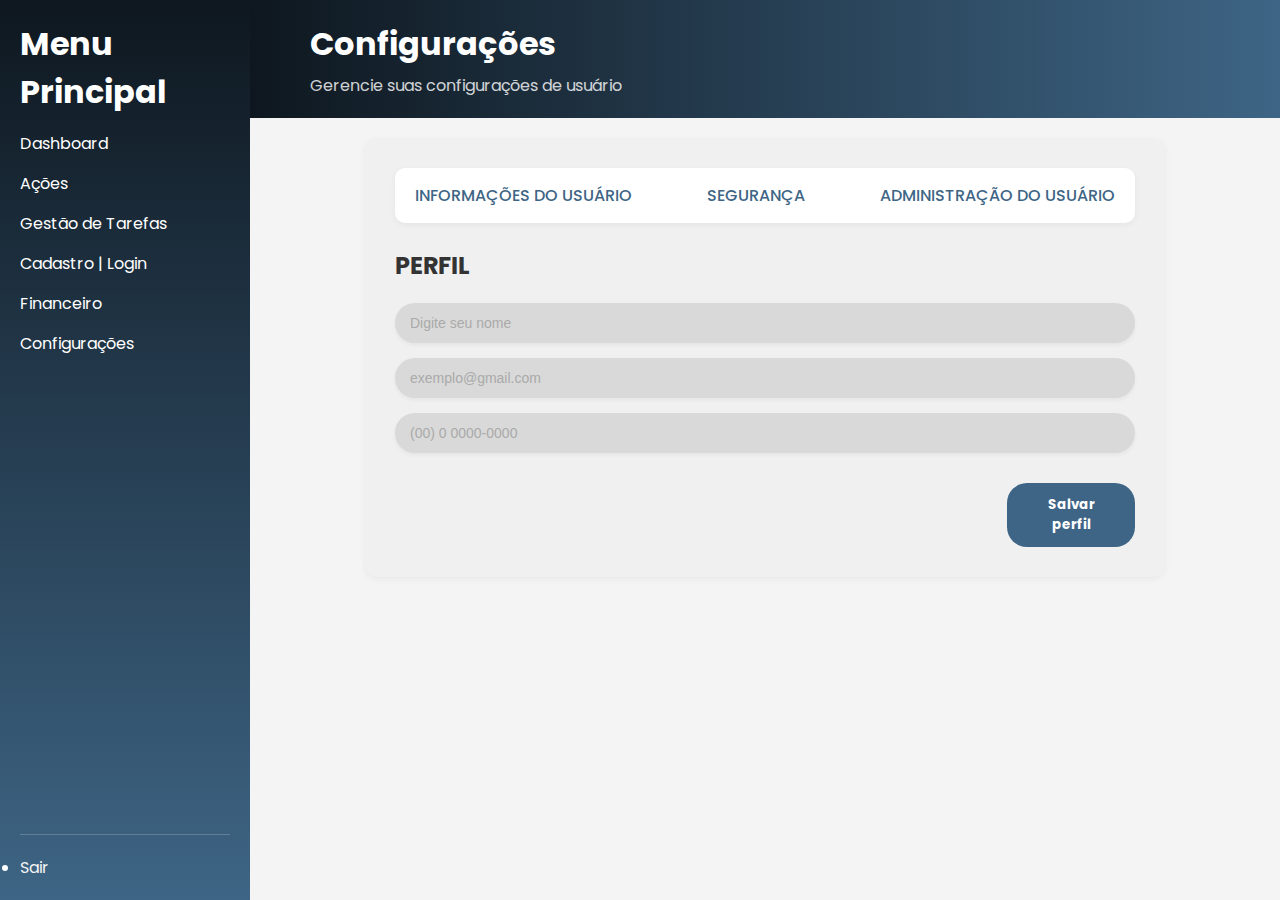
<file: Configurações>Info de Usuário.html>
<!DOCTYPE html>
<html lang="pt-BR">

<head>
    <link href="https://fonts.googleapis.com/css2?family=Poppins:wght@300;400;500;600;700&display=swap"
        rel="stylesheet" />
    <meta charset="UTF-8" />
    <meta name="viewport" content="width=device-width, initial-scale=1.0" />
    <title>Informações do Usuário</title>
    <style>
        * {
            margin: 0;
            padding: 0;
            box-sizing: border-box;
        }

        body {
            font-family: 'Poppins', sans-serif;
            display: flex;
            min-height: 100vh;
            background-color: #f4f4f4;
        }

        nav {
            width: 250px;
            background: linear-gradient(to bottom, #0E171F, #3E6585);
            color: white;
            display: flex;
            flex-direction: column;
            justify-content: space-between;
            padding: 20px;
            flex-shrink: 0;
        }

        nav ul {
            list-style: none;
        }

        nav ul li {
            margin: 15px 0;
            cursor: pointer;
        }

        nav ul li:hover {
            text-decoration: underline;
        }

        nav .bottom {
            margin-top: auto;
            padding-top: 20px;
            border-top: 1px solid rgba(255, 255, 255, 0.2);
        }

        nav .bottom li a {
            color: #f4f4f4;
            display: inline-block;
            transition: 0.4s;
            text-decoration: none;
        }

        nav .bottom li a:hover {
            transform: scale(1.5);
            text-decoration: underline;
        }

        .content-wrapper {
            flex: 1;
            display: flex;
            flex-direction: column;
            min-height: 100vh;
        }

        header {
            background: linear-gradient(to right, #0E171F, #3E6585);
            color: white;
            display: flex;
            flex-direction: column;
            align-items: flex-start;
            padding: 20px 60px;
            width: 100%;
            background: linear-gradient(to right, #0E171F, #3E6585);
            color: white;
            box-sizing: border-box;
        }

        .header-content h1,
        .header-content p {
            align-self: flex-end;
            margin-left: auto;
        }

        .header-content h1 {
            font-size: 2rem;
            margin-bottom: 5px;
            margin-left: auto;
        }

        .header-content p {
            font-size: 1rem;
            opacity: 0.8;
            margin-left: auto;
        }

        main {
            flex: 1;
            padding: 20px;
            display: flex;
            justify-content: center;
            align-items: flex-start;
            background-color: transparent;
        }

        .container {
            background-color: #f0f0f0;
            border-radius: 12px;
            box-shadow: 0 2px 6px rgba(0, 0, 0, 0.05);
            padding: 30px;
            width: 100%;
            max-width: 800px;
            display: flex;
            flex-direction: column;
            box-sizing: border-box;

        }

        .topicos {
            background-color: white;
            border-radius: 10px;
            padding: 15px 20px;
            margin-bottom: 25px;
            display: flex;
            justify-content: space-between;
            font-weight: 500;
            color: #3E6585;
            box-shadow: 0 2px 6px rgba(0, 0, 0, 0.05);
        }

        h2 {
            margin-bottom: 20px;
            color: #333;
        }

        .form-group {
            display: flex;
            flex-direction: column;
            gap: 15px;
            margin-bottom: 30px;
        }

        .form-group input {
            padding: 12px 15px;
            border: none;
            border-radius: 20px;
            background-color: #D9D9D9;
            box-shadow: 0 2px 4px rgba(0, 0, 0, 0.05);
            font-size: 14px;
            color: #333;
        }

        .form-group input::placeholder {
            color: #aaa;
        }

        .btn-salvar {
            background-color: #3E6585;
            color: white;
            padding: 12px 20px;
            border: none;
            border-radius: 8px;
            cursor: pointer;
            font-weight: 500;
            transition: background-color 0.3s;
            margin-left: auto;
            width: 8rem;
            font-family: 'Poppins', sans-serif;
            border-radius: 20px;
        }

        .btn-salvar:hover {
            background-color: #345a75;
        }
    </style>
</head>

<body>

    <nav>
        <ul>
            <h1>Menu Principal</h1>
            <li>Dashboard</li>
            <li>Ações</li>
            <li>Gestão de Tarefas</li>
            <li>Cadastro | Login</li>
            <li>Financeiro</li>
            <li>Configurações</li>
        </ul>
        <div class="bottom">
            <li><a href="#">Sair</a></li>
        </div>
    </nav>

    <div class="content-wrapper">
        <header>
            <div class="header-content">
                <h1>Configurações</h1>
                <p>Gerencie suas configurações de usuário</p>
            </div>
        </header>

        <main>
            <div class="container">
                <div class="topicos">
                    <span>INFORMAÇÕES DO USUÁRIO</span>
                    <span>SEGURANÇA</span>
                    <span>ADMINISTRAÇÃO DO USUÁRIO</span>
                </div>

                <h2>PERFIL</h2>

                <div class="form-group">
                    <input type="text" placeholder="Digite seu nome" />
                    <input type="email" placeholder="exemplo@gmail.com" />
                    <input type="tel" placeholder="(00) 0 0000-0000" />
                </div>

                <button class="btn-salvar"><strong>Salvar perfil</strong> </button>
            </div>
        </main>
    </div>

</body>

</html>
</file>
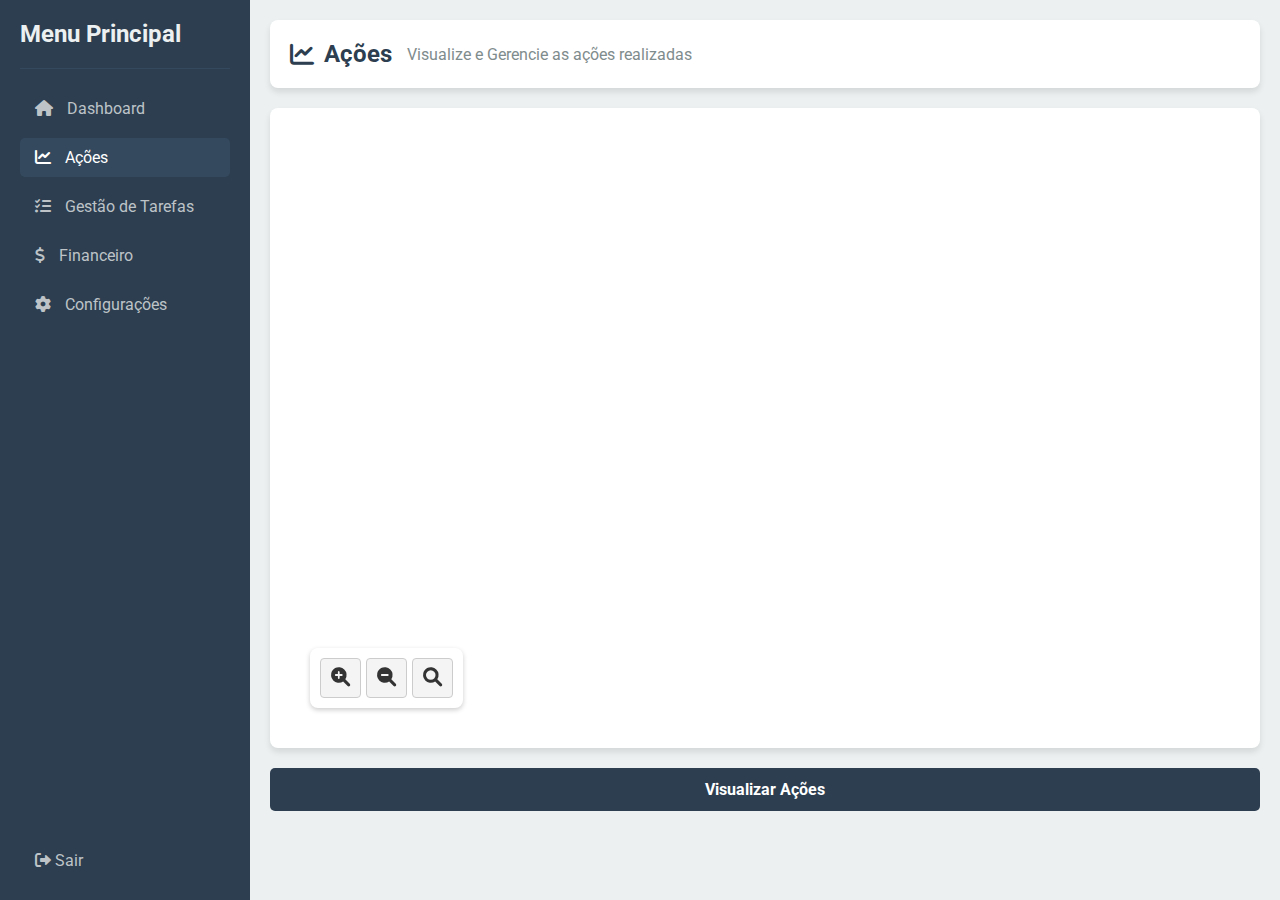
<file: acoes/acoes.html>
<!DOCTYPE html>
<html lang="pt-br">
  <head>
    <meta charset="UTF-8" />
    <meta name="viewport" content="width=device-width, initial-scale=1.0" />
    <title>Ações</title>
    <link rel="stylesheet" href="style.css" />
    <link
      rel="stylesheet"
      href="https://cdnjs.cloudflare.com/ajax/libs/font-awesome/6.0.0-beta3/css/all.min.css"
    />
  </head>
  <body>
    <div class="container">
      <aside class="sidebar">
        <div class="logo">
          <h1>Menu Principal</h1>
        </div>
        <nav class="nav-menu">
          <ul>
            <li>
              <a href="../home/home.html"
                ><i class="fas fa-home"></i> Dashboard</a
              >
            </li>
            <li class="active">
              <a href="#"><i class="fas fa-chart-line"></i> Ações</a>
            </li>
            <li>
              <a href="../kanban/kanban.html"
                ><i class="fas fa-tasks"></i> Gestão de Tarefas</a
              >
            </li>
            <li>
              <a href="#"><i class="fas fa-dollar-sign"></i> Financeiro</a>
            </li>
            <li>
              <a href="#"><i class="fas fa-cog"></i> Configurações</a>
            </li>
          </ul>
        </nav>
        <div class="logout">
          <a href="#"><i class="fas fa-sign-out-alt"></i> Sair</a>
        </div>
      </aside>

      <main class="main-content">
        <header class="header">
          <div class="header-title">
            <i class="fas fa-chart-line"></i>
            <h2>Ações</h2>
          </div>
          <p>Visualize e Gerencie as ações realizadas</p>
          <div></div>
        </header>

        <section class="acoes-content">
          <div class="map-container">
            <div class="map-embed">
              <iframe
                src="https://www.google.com/maps/embed?pb=!1m14!1m12!1m3!1d15667.504997054773!2d-37.060698890601216!3d-10.972712336312453!2m3!1f0!2f0!3f0!3m2!1i1024!2i768!4f13.1!5e0!3m2!1spt-BR!2sbr!4v1760269406667!5m2!1spt-BR!2sbr"
                width="40%"
                height="400"
                style="border: 0"
                allowfullscreen=""
                loading="lazy"
                referrerpolicy="no-referrer-when-downgrade"
              >
              </iframe>

              <div class="map-controls">
                <button><i class="fas fa-search-plus"></i></button>
                <button><i class="fas fa-search-minus"></i></button>
                <button><i class="fas fa-search"></i></button>
              </div>
            </div>
          </div>

          <section class="acoes-content">
            <a href="../acoes_registradas/acoes_registradas.html" class="visualizar-acoes-btn">
              Visualizar Ações
            </a>
          </section>
        </section>
      </main>
    </div>
    <script src="script.js"></script>
  </body>
</html>
</file>
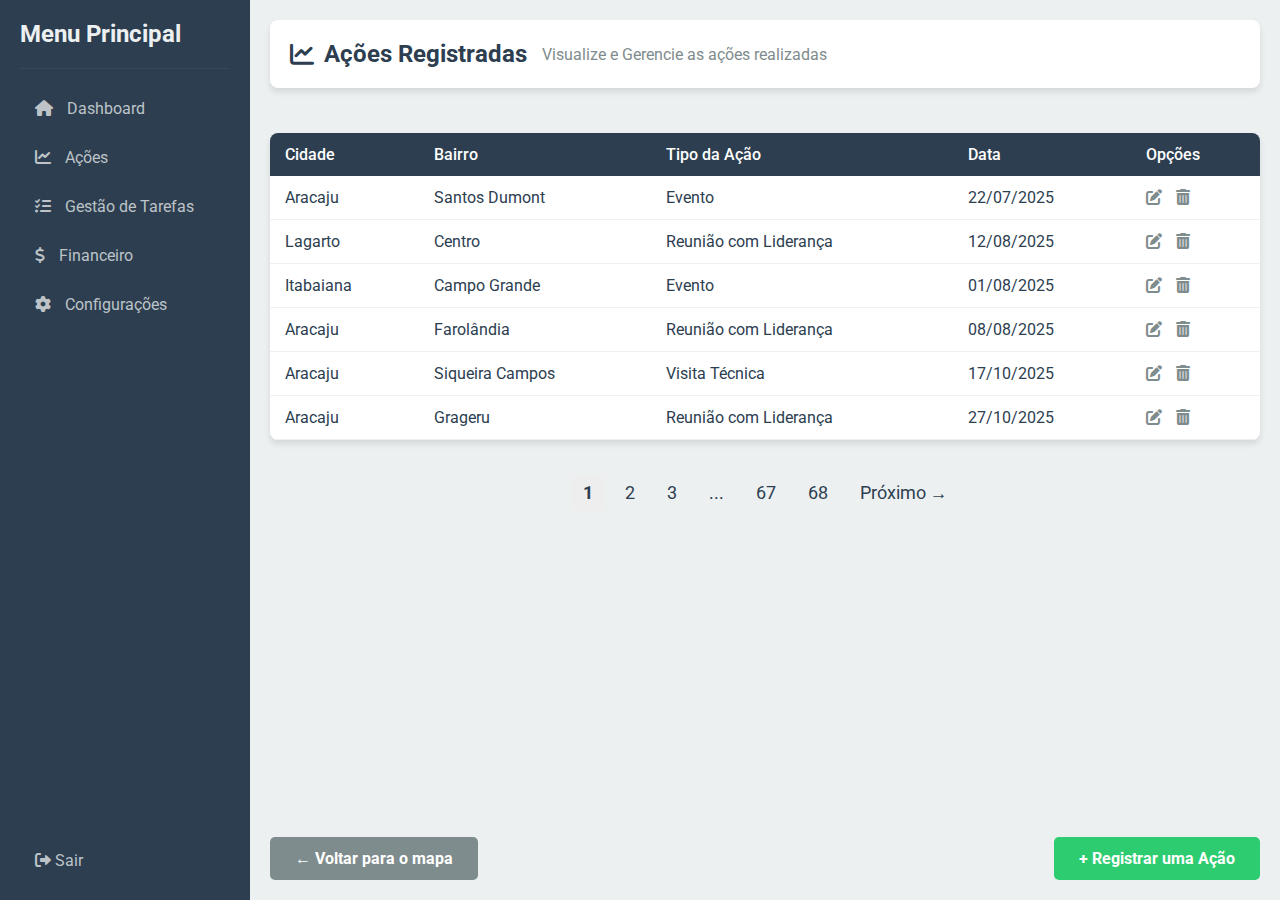
<file: acoes_registradas/acoes_registradas.html>
<!DOCTYPE html>
<html lang="pt-br">
  <head>
    <meta charset="UTF-8" />
    <meta name="viewport" content="width=device-width, initial-scale=1.0" />
    <title>Ações Registradas</title>
    <link rel="stylesheet" href="style.css" />
    <link
      rel="stylesheet"
      href="https://cdnjs.cloudflare.com/ajax/libs/font-awesome/6.0.0-beta3/css/all.min.css"
    />
  </head>
  <body>
    <div class="container">
      <aside class="sidebar">
        <div class="logo">
          <h1>Menu Principal</h1>
        </div>
        <nav class="nav-menu">
          <ul>
            <li>
              <a href="../home/home.html"
                ><i class="fas fa-home"></i> Dashboard</a
              >
            </li>
            <li>
              <a href="../acoes/acoes.html"
                ><i class="fas fa-chart-line"></i> Ações</a
              >
            </li>
            <li>
              <a href="../kanban/kanban.html"
                ><i class="fas fa-tasks"></i> Gestão de Tarefas</a
              >
            </li>
            <li>
              <a href="../financeiro/financeiro.html"><i class="fas fa-dollar-sign"></i> Financeiro</a>
            </li>
            <li>
              <a href="#"><i class="fas fa-cog"></i> Configurações</a>
            </li>
          </ul>
        </nav>
        <div class="logout">
          <a href="../login/login.html"
            ><i class="fas fa-sign-out-alt"></i> Sair</a
          >
        </div>
      </aside>

      <main class="main-content">
        <header class="header">
          <div class="header-title">
            <i class="fas fa-chart-line"></i>
            <h2>Ações Registradas</h2>
          </div>
          <p>Visualize e Gerencie as ações realizadas</p>
          <div></div>
        </header>

        <section class="acoes-registradas-content">
          <div class="registration-info"></div>

          <div class="table-container">
            <table class="data-table">
              <thead>
                <tr>
                  <th>Cidade</th>
                  <th>Bairro</th>
                  <th>Tipo da Ação</th>
                  <th>Data</th>
                  <th>Opções</th>
                </tr>
              </thead>
              <tbody>
                <tr>
                  <td>Aracaju</td>
                  <td>Santos Dumont</td>
                  <td>Evento</td>
                  <td>22/07/2025</td>
                  <td>
                    <i class="fas fa-edit edit-icon"></i>
                    <i class="fas fa-trash-alt trash-icon"></i>
                  </td>
                </tr>
                <tr>
                  <td>Lagarto</td>
                  <td>Centro</td>
                  <td>Reunião com Liderança</td>
                  <td>12/08/2025</td>
                  <td>
                    <i class="fas fa-edit edit-icon"></i>
                    <i class="fas fa-trash-alt trash-icon"></i>
                  </td>
                </tr>
                <tr>
                  <td>Itabaiana</td>
                  <td>Campo Grande</td>
                  <td>Evento</td>
                  <td>01/08/2025</td>
                  <td>
                    <i class="fas fa-edit edit-icon"></i>
                    <i class="fas fa-trash-alt trash-icon"></i>
                  </td>
                </tr>
                <tr>
                  <td>Aracaju</td>
                  <td>Farolândia</td>
                  <td>Reunião com Liderança</td>
                  <td>08/08/2025</td>
                  <td>
                    <i class="fas fa-edit edit-icon"></i>
                    <i class="fas fa-trash-alt trash-icon"></i>
                  </td>
                </tr>
                <tr>
                  <td>Aracaju</td>
                  <td>Siqueira Campos</td>
                  <td>Visita Técnica</td>
                  <td>17/10/2025</td>
                  <td>
                    <i class="fas fa-edit edit-icon"></i>
                    <i class="fas fa-trash-alt trash-icon"></i>
                  </td>
                </tr>
                <tr>
                  <td>Aracaju</td>
                  <td>Grageru</td>
                  <td>Reunião com Liderança</td>
                  <td>27/10/2025</td>
                  <td>
                    <i class="fas fa-edit edit-icon"></i>
                    <i class="fas fa-trash-alt trash-icon"></i>
                  </td>
                </tr>
              </tbody>
            </table>
          </div>

          <div class="pagination">
            <span>1</span>
            <a href="#">2</a>
            <a href="#">3</a>
            <span>...</span>
            <a href="#">67</a>
            <a href="#">68</a>
            <a href="#">Próximo &rarr;</a>
          </div>
        </section>

        <div class="action-buttons-footer">
          <a href="../acoes/acoes.html" class="action-btn back-btn">
            &larr; Voltar para o mapa
          </a>
          <a
            href="../registrar_acoes/registrar_acoes.html"
            class="action-btn register-btn"
          >
            + Registrar uma Ação
          </a>
        </div>
      </main>
    </div>
    <script src="script.js"></script>
  </body>
</html>
</file>
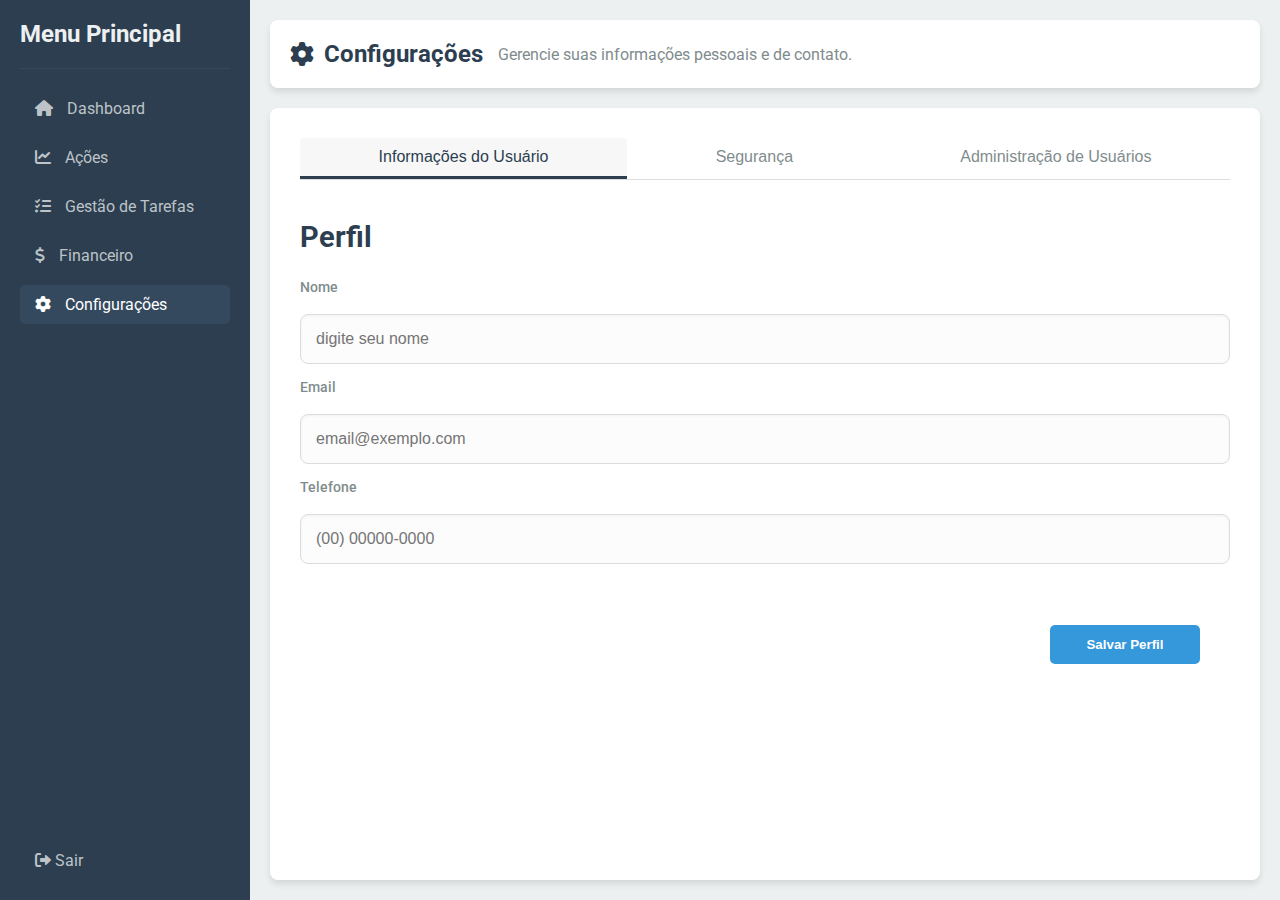
<file: configuracoes/configuracoes.html>
<!DOCTYPE html>
<html lang="pt-br">
<head>
    <meta charset="UTF-8">
    <meta name="viewport" content="width=device-width, initial-scale=1.0">
    <title>Configurações</title>
    <link rel="stylesheet" href="style.css">
    <link rel="stylesheet" href="https://cdnjs.cloudflare.com/ajax/libs/font-awesome/6.0.0-beta3/css/all.min.css">
</head>
<body>
    <div class="container">
        <aside class="sidebar">
            <div class="logo">
                <h1>Menu Principal</h1>
            </div>
            <nav class="nav-menu">
                <ul>
                    <li><a href="../home/home.html"><i class="fas fa-home"></i> Dashboard</a></li>
                    <li><a href="../acoes/acoes.html"><i class="fas fa-chart-line"></i> Ações</a></li>
                    <li><a href="../kanban/kanban.html"><i class="fas fa-tasks"></i> Gestão de Tarefas</a></li>
                    <li><a href="../financeiro/financeiro.html"><i class="fas fa-dollar-sign"></i> Financeiro</a></li>
                    <li class="active"><a href="#"><i class="fas fa-cog"></i> Configurações</a></li>
                </ul>
            </nav>
            <div class="logout">
                <a href="../login/login.html"><i class="fas fa-sign-out-alt"></i> Sair</a>
            </div>
        </aside>

        <main class="main-content">
<header class="header">
    <div class="header-title">
        <i class="fas fa-cog"></i>
        <h2>Configurações</h2>
    </div>
    <p id="headerDescription">Gerencie suas configurações de usuário</p> 
</header>

            <section class="config-container">
                
                <nav class="config-tabs">
                    <button class="tab-button active" data-tab="info-usuario">Informações do Usuário</button>
                    <button class="tab-button" data-tab="seguranca">Segurança</button>
                    <button class="tab-button" data-tab="administracao">Administração de Usuários</button>
                </nav>
                
                <div class="tab-content-wrapper">
                    
                    <div class="tab-pane active" id="info-usuario">
                        <h3 class="pane-title">Perfil</h3>
                        <form id="perfilForm" class="config-form">
                            
                            <label for="nome">Nome</label>
                            <input type="text" id="nome" name="nome" placeholder="digite seu nome">
                            
                            <label for="email">Email</label>
                            <input type="email" id="email" name="email" placeholder="email@exemplo.com">
                            
                            <label for="telefone">Telefone</label>
                            <input type="tel" id="telefone" name="telefone" placeholder="(00) 00000-0000">
                            
                            <div class="save-button-container">
                                <button type="submit" class="salvar-btn">Salvar Perfil</button>
                            </div>
                        </form>
                    </div>

                    <div class="tab-pane" id="seguranca">
                        <h3 class="pane-title">Alterar Senha</h3>
                        <p class="security-text">Preencha os campos abaixo para alterar sua senha com segurança.</p>
                        
                        <form id="segurancaForm" class="config-form security-form">
                            
                            <label for="emailVinculado">Email Vinculado</label>
                            <input type="email" id="emailVinculado" name="emailVinculado" placeholder="email@exemplo.com" readonly>
                            
                            <label for="senhaAtual">Senha atual</label>
                            <div class="password-group">
                                <input type="password" id="senhaAtual" name="senhaAtual" placeholder="digite sua senha" required>
                                <i class="fas fa-eye toggle-password" data-target="senhaAtual"></i>
                            </div>
                            
                            <label for="novaSenha">Nova senha</label>
                            <div class="password-group">
                                <input type="password" id="novaSenha" name="novaSenha" placeholder="digite sua nova senha" required>
                                <i class="fas fa-eye toggle-password" data-target="novaSenha"></i>
                            </div>
                            <p class="password-hint"><strong>(Mínimo 8 caracteres, incluindo letra maiúscula, minúscula, números e símbolos)</strong></p>
                            
                            <label for="confirmarSenha">Confirmar nova senha</label>
                            <div class="password-group">
                                <input type="password" id="confirmarSenha" name="confirmarSenha" placeholder="confirme sua nova senha" required>
                                <i class="fas fa-eye toggle-password" data-target="confirmarSenha"></i>
                            </div>
                            
                            <div class="save-button-container">
                                <button type="submit" class="salvar-btn">Alterar Senha</button>
                            </div>
                        </form>
                    </div>

                    <div class="tab-pane" id="administracao">
                        <div class="admin-header-row">
                            <h3 class="pane-title">Administração de Usuários</h3>
                            <button class="action-btn update-list-btn" id="atualizarListaBtn">Atualizar Lista</button>
                        </div>
                        
                        <p class="admin-info-text">Gerencie Usuários e suas permissões de acesso às páginas do sistema</p>
                        
                        <div class="user-count-row">
                            <i class="fas fa-user"></i>
                            <span id="userCount">1 Usuário encontrado</span>
                        </div>

                        <div class="table-container-admin">
                            <table class="data-table-admin">
                                <thead>
                                    <tr>
                                        <th>Nome</th>
                                        <th>E-mail</th>
                                        <th>Perfil</th>
                                        <th>Data de Criação</th>
                                        <th>Último Acesso</th>
                                    </tr>
                                </thead>
                                <tbody>
                                    <tr id="user-1">
                                        <td class="user-name-col">Administrador Sistema</td>
                                        <td>administrador@sistema.local</td>
                                        <td><span class="tag tag-admin">Administrador</span></td>
                                        <td>20/09/2025</td>
                                        <td class="last-access-col">
                                            <span class="time">21/09/2025</span><br>
                                            <span class="detail">19:39</span><br>
                                            <span class="detail page">Página: Login</span>
                                        </td>
                                    </tr>
                                </tbody>
                            </table>
                        </div>

                        <div class="admin-actions-footer">
                            <button class="action-btn edit-perms-btn">
                                <i class="fas fa-edit"></i> Editar Permissões
                            </button>
                            <button class="action-btn remove-user-btn">
                                <i class="fas fa-trash-alt"></i> Remover
                            </button>
                        </div>
                    </div>

                </div>
            </section>
        </main>
    </div>
    
    <div id="permissionsModal" class="modal-perms">
        <div class="modal-content-perms">
            <span class="close-btn-perms">&times;</span>
            
            <h2 class="modal-title-perms" id="modalTitle">Permissões : Administrador Sistema</h2>
            
            <h3 class="control-title">Controle de Acesso às Páginas:</h3>

            <form id="permissionsForm" class="permissions-form">
                
                <div class="permission-list">
                    <label class="permission-item">
                        <input type="checkbox" name="dashboard" checked> Dashboard
                    </label>
                    <label class="permission-item">
                        <input type="checkbox" name="acoes" checked> Ações
                    </label>
                    <label class="permission-item">
                        <input type="checkbox" name="gestao_tarefas" checked> Gestão de Tarefas
                    </label>
                    <label class="permission-item">
                        <input type="checkbox" name="cadastro" checked> Cadastro
                    </label>
                    <label class="permission-item">
                        <input type="checkbox" name="financeiro" checked> Financeiro
                    </label>
                    <label class="permission-item">
                        <input type="checkbox" name="eleicao" checked> Eleição 2024
                    </label>
                    <label class="permission-item">
                        <input type="checkbox" name="configuracoes" checked> Configurações
                    </label>
                </div>
                
                <div class="modal-footer-perms">
                    <button type="submit" class="salvar-btn">Salvar Permissões</button>
                </div>
            </form>
        </div>
    </div>

    <script src="script.js"></script>
</body>
</html>
</file>
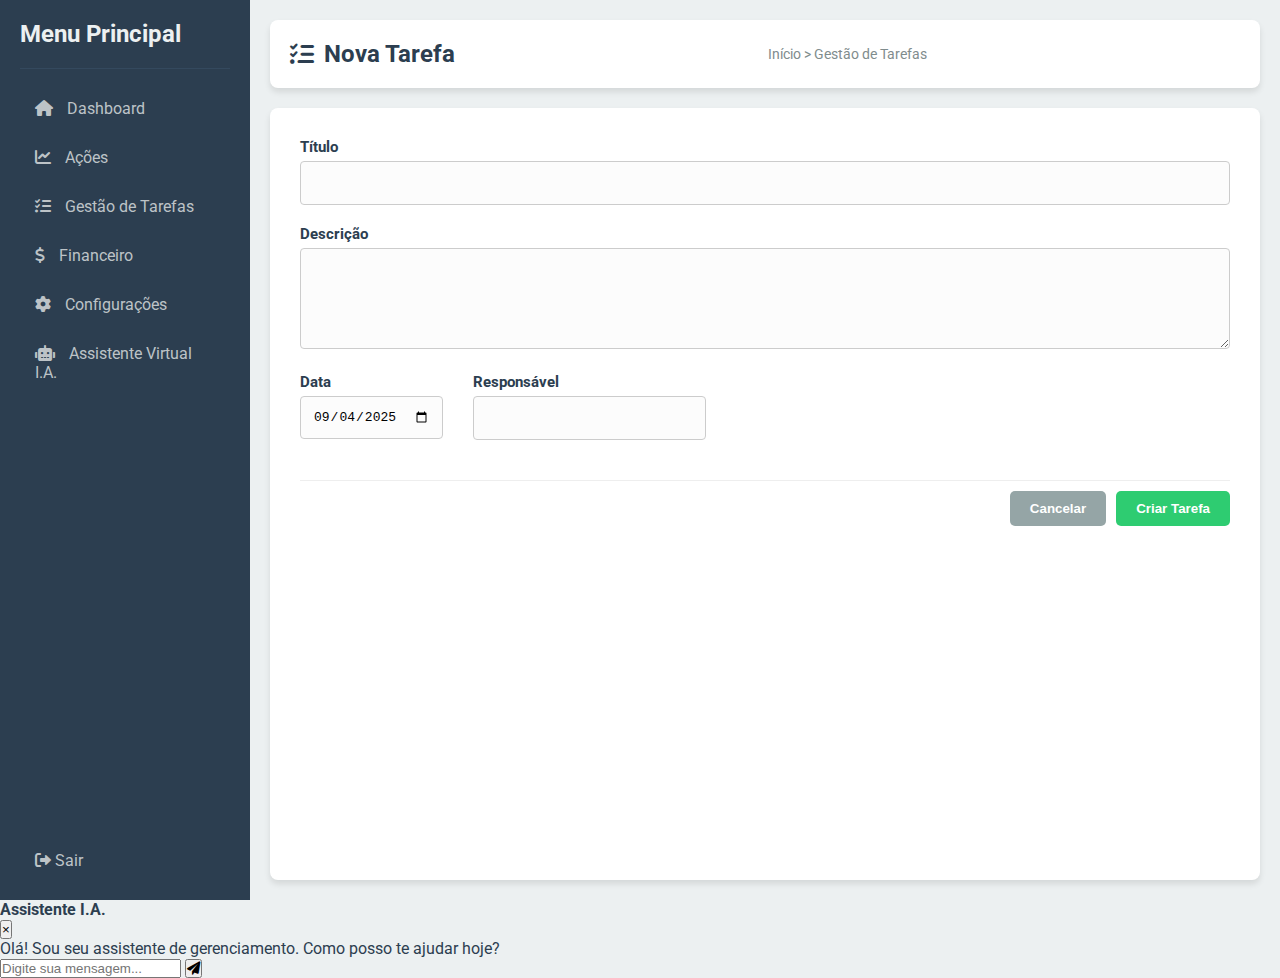
<file: criar_tarefa/criar_tarefa.html>
<!DOCTYPE html>
<html lang="pt-br">
  <head>
    <meta charset="UTF-8" />
    <meta name="viewport" content="width=device-width, initial-scale=1.0" />
    <title>Nova Tarefa</title>
    <link rel="stylesheet" href="style.css" />
    <link
      rel="stylesheet"
      href="https://cdnjs.cloudflare.com/ajax/libs/font-awesome/6.0.0-beta3/css/all.min.css"
    />
  </head>
  <body>
    <div class="container">
      <aside class="sidebar">
        <div class="logo">
          <h1>Menu Principal</h1>
        </div>
<nav class="nav-menu">
    <ul>
        <li><a href="../home/home.html"><i class="fas fa-home"></i> Dashboard</a></li>
        <li><a href="../acoes/acoes.html"><i class="fas fa-chart-line"></i> Ações</a></li>
        <li><a href="../kanban/kanban.html"><i class="fas fa-tasks"></i> Gestão de Tarefas</a></li>
        <li><a href="../financeiro/financeiro.html"><i class="fas fa-dollar-sign"></i> Financeiro</a></li>
        <li><a href="../configuracoes/configuracoes.html"><i class="fas fa-cog"></i> Configurações</a></li>
        
        <li id="assistant-toggle-btn">
            <a href="#"><i class="fas fa-robot"></i> Assistente Virtual I.A.</a>
        </li>
    </ul>
</nav>
        <div class="logout">
          <a href="../login/login.html"
            ><i class="fas fa-sign-out-alt"></i> Sair</a
          >
        </div>
      </aside>

      <main class="main-content">
        <header class="header">
          <div class="header-title">
            <i class="fas fa-tasks"></i>
            <h2>Nova Tarefa</h2>
          </div>
          <div class="header-breadcrumb">
            <span>Início</span> &gt; <span>Gestão de Tarefas</span>
          </div>
          <div></div>
        </header>

        <section class="form-container">
          <form id="novaTarefaForm" class="nova-tarefa-form">
            <div class="form-group">
              <label for="titulo">Título</label>
              <input type="text" id="titulo" name="titulo" required />
            </div>

            <div class="form-group">
              <label for="descricao">Descrição</label>
              <textarea
                id="descricao"
                name="descricao"
                rows="5"
                required
              ></textarea>
            </div>

            <div class="form-group-row">
              <div class="form-group">
                <label for="data">Data</label>
                <input
                  type="date"
                  id="data"
                  name="data"
                  value="2025-09-04"
                  required
                />
              </div>
              <div class="form-group">
                <label for="responsavel">Responsável</label>
                <input type="text" id="responsavel" name="responsavel" />
              </div>
            </div>

            <div class="form-footer-buttons">
              <button
                type="button"
                id="cancelBtn"
                class="action-btn cancel-btn"
              >
                Cancelar
              </button>
              <button
                type="submit"
                id="createBtn"
                class="action-btn create-btn"
              >
                Criar Tarefa
              </button>
            </div>
          </form>
        </section>
      </main>
    </div>

    <script src="script.js"></script>
    <div class="assistant-chat-panel" id="assistantChatPanel">
    <div class="chat-header">
        <h4>Assistente I.A.</h4>
        <button class="close-chat-btn" id="closeChatBtn">&times;</button>
    </div>
    
    <div class="chat-body" id="chatBody">
        <div class="chat-message-ai">
            Olá! Sou seu assistente de gerenciamento. Como posso te ajudar hoje?
        </div>
        </div>
    
    <div class="chat-footer">
        <input type="text" id="chatInput" placeholder="Digite sua mensagem...">
        <button id="sendChatBtn" class="send-chat-btn">
            <i class="fas fa-paper-plane"></i>
        </button>
    </div>
</div>
  </body>
</html>
</file>
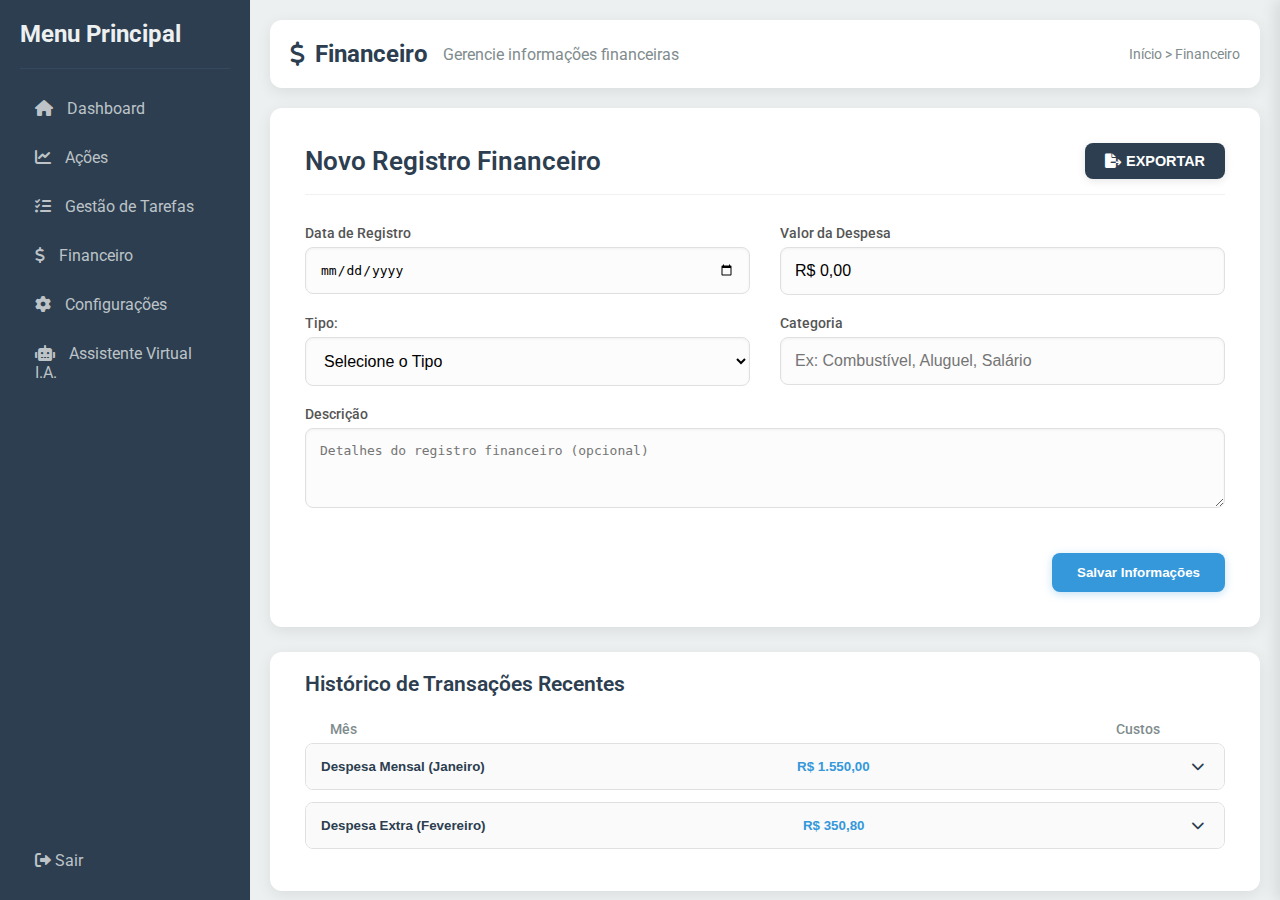
<file: financeiro/financeiro.html>
<!DOCTYPE html>
<html lang="pt-br">
<head>
    <meta charset="UTF-8">
    <meta name="viewport" content="width=device-width, initial-scale=1.0">
    <title>Financeiro</title>
    <link rel="stylesheet" href="style.css">
    <link rel="stylesheet" href="https://cdnjs.cloudflare.com/ajax/libs/font-awesome/6.0.0-beta3/css/all.min.css">
</head>
<body>
    <div class="container">
        <aside class="sidebar">
            <div class="logo">
                <h1>Menu Principal</h1>
            </div>
<nav class="nav-menu">
    <ul>
        <li><a href="../home/home.html"><i class="fas fa-home"></i> Dashboard</a></li>
        <li><a href="../acoes/acoes.html"><i class="fas fa-chart-line"></i> Ações</a></li>
        <li><a href="../kanban/kanban.html"><i class="fas fa-tasks"></i> Gestão de Tarefas</a></li>
        <li><a href="../financeiro/financeiro.html"><i class="fas fa-dollar-sign"></i> Financeiro</a></li>
        <li><a href="../configuracoes/configuracoes.html"><i class="fas fa-cog"></i> Configurações</a></li>
        
        <li id="assistant-toggle-btn">
            <a href="#"><i class="fas fa-robot"></i> Assistente Virtual I.A.</a>
        </li>
    </ul>
</nav>
            <div class="logout">
                <a href="../login/login.html"><i class="fas fa-sign-out-alt"></i> Sair</a>
            </div>
        </aside>

        <main class="main-content">
            <header class="header">
                <div class="header-title">
                    <i class="fas fa-dollar-sign"></i>
                    <h2>Financeiro</h2>
                </div>
                <p>Gerencie informações financeiras</p>
                <div class="header-breadcrumb">
                    <span>Início</span> &gt; <span>Financeiro</span>
                </div>
            </header>

<section class="financeiro-container">
    
    <div class="form-header-financeiro">
        <h3>Novo Registro Financeiro</h3>
        <button class="export-btn"><i class="fas fa-file-export"></i> EXPORTAR</button>
    </div>

    <form id="registroFinanceiroForm" class="registro-financeiro-form">
        
        <div class="form-group-row">
            <div class="form-group">
                <label for="dataRegistro">Data de Registro</label>
                <input type="date" id="dataRegistro" name="dataRegistro" value="01/09/2025" required>
            </div>
<div class="form-group">
    <label for="valorDespesa">Valor da Despesa</label>
    <input type="text" id="valorDespesa" name="valorDespesa" placeholder="R$ 0,00" required>
</div>
        </div>

        <div class="form-group-row">
            <div class="form-group">
                <label for="tipoTransacao">Tipo:</label>
                <select id="tipoTransacao" name="tipoTransacao" required>
                    <option value="">Selecione o Tipo</option>
                    <option value="credito">Crédito</option>
                    <option value="debito">Débito</option>
                    <option value="pix">PIX</option>
                    <option value="dinheiro">Dinheiro</option>
                </select>
            </div>
            <div class="form-group">
                <label for="categoria">Categoria</label>
                <input type="text" id="categoria" name="categoria" placeholder="Ex: Combustível, Aluguel, Salário">
            </div>
        </div>

        <div class="form-group">
            <label for="descricao">Descrição</label>
            <textarea id="descricao" name="descricao" rows="3" placeholder="Detalhes do registro financeiro (opcional)"></textarea>
        </div>
        
        <div class="form-footer-buttons-financeiro">
            <button type="submit" class="action-btn salvar-btn">Salvar Informações</button>
        </div>
    </form>
</section>
        
<section class="historico-transacoes-container">
    <h3>Histórico de Transações Recentes</h3>
    
    <div class="acordeao-column-headers">
        <span class="header-mes">Mês</span>
        <span class="header-custos">Custos</span>
    </div>
    
    <div class="acordeao-item">
        <button class="acordeao-header">
            <span>Despesa Mensal (Janeiro)</span>
            <span class="acordeao-valor">R$ 1.550,00</span>
            <i class="fas fa-chevron-down acordeao-icon"></i>
        </button>
        <div class="acordeao-body">
            <ul class="transacao-detalhes">
                <li><span>Data de Registro:</span> 05/01/2025</li>
                <li><span>Tipo:</span> Débito</li>
                <li><span>Categoria:</span> Aluguel e Combustível</li>
                <li><span>Descrição:</span> Pagamento do aluguel e despesas de locomoção do mês.</li>
                <li class="total-geral"><span>Valor Total:</span> R$ 1.550,00</li>
            </ul>
        </div>
    </div>

    <div class="acordeao-item">
        <button class="acordeao-header">
            <span>Despesa Extra (Fevereiro)</span>
            <span class="acordeao-valor">R$ 350,80</span>
            <i class="fas fa-chevron-down acordeao-icon"></i>
        </button>
        <div class="acordeao-body">
            <ul class="transacao-detalhes">
                <li><span>Data de Registro:</span> 15/02/2025</li>
                <li><span>Tipo:</span> PIX</li>
                <li><span>Categoria:</span> Assessoria Jurídica</li>
                <li><span>Descrição:</span> Pagamento de honorários advocatícios para consulta.</li>
                <li class="total-geral"><span>Valor Total:</span> R$ 350,80</li>
            </ul>
        </div>
    </div>
    
</section>
    </main>
</div>
            </section>
        </main>
    </div>

    <script src="script.js"></script>
    <div class="assistant-chat-panel" id="assistantChatPanel">
    <div class="chat-header">
        <h4>Assistente I.A.</h4>
        <button class="close-chat-btn" id="closeChatBtn">&times;</button>
    </div>
    
    <div class="chat-body" id="chatBody">
        <div class="chat-message-ai">
            Olá! Sou seu assistente de gerenciamento. Como posso te ajudar hoje?
        </div>
        </div>
    
    <div class="chat-footer">
        <input type="text" id="chatInput" placeholder="Digite sua mensagem...">
        <button id="sendChatBtn" class="send-chat-btn">
            <i class="fas fa-paper-plane"></i>
        </button>
    </div>
</div>
</body>
</html>
</file>
<file: acoes/style.css>
@import url('https://fonts.googleapis.com/css2?family=Roboto:wght@400;700&display=swap');

:root {
    --primary-color: #2c3e50;    /* Azul escuro da sidebar */
    --secondary-color: #ecf0f1;  /* Fundo claro do conteúdo principal */
    --text-color: #2c3e50;       /* Cor principal do texto */
    --light-text: #bdc3c7;       /* Cor do texto normal da sidebar */
    --active-color: #ffffff;     /* Cor do texto ativo */
    --background-color: #ecf0f1;
    --card-background: #ffffff;  /* Cor de fundo dos cards e headers */
}

/* --- ESTILOS GERAIS E RESET --- */
* {
    margin: 0;
    padding: 0;
    box-sizing: border-box;
}

body {
    font-family: 'Roboto', sans-serif;
    background-color: var(--background-color);
    color: var(--text-color);
}

.container {
    display: flex;
    height: 100vh;
}

/* --- BARRA LATERAL (SIDEBAR) --- */
.container {
    display: flex;
    height: 100vh;
}

.sidebar {
    width: 250px;
    background-color: var(--primary-color);
    color: var(--light-text);
    display: flex;
    flex-direction: column;
    padding: 20px;
}

.sidebar .logo {
    padding-bottom: 20px;
    border-bottom: 1px solid #34495e;
    margin-bottom: 20px;
}

.sidebar .logo h1 {
    font-size: 1.5em;
    font-weight: 700;
    color: #ecf0f1;
}

.nav-menu {
    flex-grow: 1;
}

.nav-menu ul {
    list-style: none;
}

.nav-menu li {
    margin-bottom: 10px;
}

.nav-menu a {
    color: var(--light-text);
    text-decoration: none;
    padding: 10px 15px;
    display: block;
    border-radius: 5px;
    transition: background-color 0.3s;
}

.nav-menu a:hover, .nav-menu li.active a {
    background-color: #34495e;
    color: #ffffff;
}

.nav-menu i {
    margin-right: 10px;
}

.logout {
    margin-top: auto;
}

.logout a {
    color: var(--light-text);
    text-decoration: none;
    padding: 10px 15px;
    display: block;
    border-radius: 5px;
    transition: background-color 0.3s;
}

.logout a:hover {
    background-color: #c0392b;
}

/* --- CONTEÚDO PRINCIPAL (MAIN) --- */
.main-content {
    flex-grow: 1;
    padding: 20px;
    display: flex;
    flex-direction: column;
    overflow-y: auto;
}

.header {
    background-color: var(--card-background);
    padding: 20px;
    border-radius: 8px;
    box-shadow: 0 4px 6px rgba(0, 0, 0, 0.1);
    display: flex;
    align-items: center;
    justify-content: space-between;
    margin-bottom: 20px;
}

.header-title {
    display: flex;
    align-items: center;
    gap: 10px;
}

.header-title i {
    color: var(--primary-color);
    font-size: 1.5em;
}

.header-title h2 {
    font-size: 1.5em;
    font-weight: 700;
}

.header p {
    color: #7f8c8d;
    font-size: 1em;
    flex-grow: 1;
    margin-left: 15px; /* Espaço entre o título e a descrição */
}

/* Garante que o terceiro elemento do header (vazio) não afete o layout */
.header > div:last-child {
    min-width: 0;
}

/* --- ESTILOS ESPECÍFICOS DA PÁGINA "AÇÕES" --- */

.acoes-content {
    display: flex;
    flex-direction: column;
    gap: 20px;
}

.map-container {
    background-color: var(--card-background);
    padding: 20px;
    border-radius: 8px;
    box-shadow: 0 4px 6px rgba(0, 0, 0, 0.1);
    width: 100%;
}

.map-embed {
    position: relative;
    height: 600px; /* Altura que o iframe deve ocupar */
    overflow: hidden;
    border-radius: 4px;
}

.map-embed iframe {
    width: 100%;
    height: 100%;
    border: none;
    border-radius: 4px;
}

/* Estilo para os botões de simulação de zoom, sobrepostos ao mapa */
.map-controls {
    position: absolute;
    bottom: 20px;
    left: 20px;
    background-color: white;
    padding: 10px;
    border-radius: 8px;
    box-shadow: 0 2px 5px rgba(0, 0, 0, 0.2);
    display: flex;
    gap: 5px;
    z-index: 10;
}

.map-controls button {
    background: #f4f4f4;
    border: 1px solid #ccc;
    color: #333;
    padding: 8px 10px;
    border-radius: 4px;
    cursor: pointer;
    font-size: 1.2em;
    transition: background-color 0.2s;
}

.map-controls button:hover {
    background-color: #ddd;
}

.visualizar-acoes-btn {
    background-color: var(--primary-color);
    color: white;
    padding: 12px 25px;
    border: none;
    border-radius: 5px;
    cursor: pointer;
    font-weight: bold;
    font-size: 1em;
    width: 190px;
    transition: background-color 0.3s;
}

.visualizar-acoes-btn:hover {
    background-color: #34495e;
}
/* Estilos para agrupar e espaçar os botões abaixo do mapa */
.action-buttons-map {
    display: flex;
    flex-direction: column;
    gap: 15px; /* Espaçamento entre os botões */
    width: 250px; /* Garante que os botões fiquem alinhados na mesma largura */
}

/* Estilo para o botão Visualizar Ações (principal) */
.visualizar-acoes-btn {
    background-color: var(--primary-color, #2c3e50);
    color: white;
    padding: 12px 25px;
    border-radius: 5px;
    cursor: pointer;
    font-weight: bold;
    font-size: 1em;
    width: 100%; /* Ocupa a largura do contêiner */
    text-align: center;
    text-decoration: none;
    transition: background-color 0.3s;
    display: block;
}

/* Estilo para o novo botão (tarefas ativas) */
.secondary-btn {
    background-color: #2ecc71; /* Cor cinza, como sugerido antes */
}

.secondary-btn:hover {
    background-color: #2ecc71;
}
</file>
<file: acoes_registradas/style.css>
@import url('https://fonts.googleapis.com/css2?family=Roboto:wght@400;700&display=swap');

/* Variáveis de Cores para Consistência */
:root {
    --primary-color: #2c3e50;    /* Azul escuro da sidebar/botões */
    --secondary-color: #ecf0f1;  /* Fundo claro do conteúdo principal */
    --text-color: #2c3e50;       /* Cor principal do texto */
    --light-text: #bdc3c7;       /* Cor do texto normal da sidebar */
    --active-color: #ffffff;     /* Cor do texto ativo */
    --background-color: #ecf0f1;
    --card-background: #ffffff;  /* Cor de fundo dos cards e tabelas */
    --done-color: #2ecc71;       /* Verde para "Ação Registrada" e "Registrar Ação" */
}

/* --- ESTILOS GERAIS E LAYOUT DA PÁGINA --- */
* {
    margin: 0;
    padding: 0;
    box-sizing: border-box;
}

body {
    font-family: 'Roboto', sans-serif;
    background-color: var(--background-color);
    color: var(--text-color);
}

.container {
    display: flex;
    height: 100vh;
}

/* --- BARRA LATERAL (SIDEBAR) --- */
.container {
    display: flex;
    height: 100vh;
}

.sidebar {
    width: 250px;
    background-color: var(--primary-color);
    color: var(--light-text);
    display: flex;
    flex-direction: column;
    padding: 20px;
}

.sidebar .logo {
    padding-bottom: 20px;
    border-bottom: 1px solid #34495e;
    margin-bottom: 20px;
}

.sidebar .logo h1 {
    font-size: 1.5em;
    font-weight: 700;
    color: #ecf0f1;
}

.nav-menu {
    flex-grow: 1;
}

.nav-menu ul {
    list-style: none;
}

.nav-menu li {
    margin-bottom: 10px;
}

.nav-menu a {
    color: var(--light-text);
    text-decoration: none;
    padding: 10px 15px;
    display: block;
    border-radius: 5px;
    transition: background-color 0.3s;
}

.nav-menu a:hover, .nav-menu li.active a {
    background-color: #34495e;
    color: #ffffff;
}

.nav-menu i {
    margin-right: 10px;
}

.logout {
    margin-top: auto;
}

.logout a {
    color: var(--light-text);
    text-decoration: none;
    padding: 10px 15px;
    display: block;
    border-radius: 5px;
    transition: background-color 0.3s;
}

.logout a:hover {
    background-color: #c0392b;
}

/* --- CONTEÚDO PRINCIPAL (MAIN) e HEADER --- */
.main-content {
    flex-grow: 1;
    padding: 20px;
    display: flex;
    flex-direction: column;
    overflow-y: auto;
}

.header {
    background-color: var(--card-background);
    padding: 20px;
    border-radius: 8px;
    box-shadow: 0 4px 6px rgba(0, 0, 0, 0.1);
    display: flex;
    align-items: center;
    justify-content: space-between;
    margin-bottom: 20px;
}

.header-title {
    display: flex;
    align-items: center;
    gap: 10px;
}

.header-title i {
    color: var(--primary-color);
    font-size: 1.5em;
}

.header-title h2 {
    font-size: 1.5em;
    font-weight: 700;
}

.header p {
    color: #7f8c8d;
    font-size: 1em;
    flex-grow: 1;
    margin-left: 15px;
}

/* --- ESTILOS ESPECÍFICOS DA TELA DE AÇÕES REGISTRADAS --- */

.acoes-registradas-content {
    display: flex;
    flex-direction: column;
    gap: 15px;
    padding-bottom: 20px;
}

.registration-info {
    text-align: center;
    margin-bottom: 10px;
}

.registered-action-btn {
    background-color: var(--done-color);
    color: white;
    padding: 10px 20px;
    border: none;
    border-radius: 5px;
    font-weight: bold;
    cursor: default; /* Não é um botão de clique, mas sim uma tag de status */
    box-shadow: 0 2px 4px rgba(0, 0, 0, 0.1);
    text-transform: uppercase;
}

.table-container {
    background-color: var(--card-background);
    border-radius: 8px;
    box-shadow: 0 4px 6px rgba(0, 0, 0, 0.1);
    overflow: hidden; 
}

.data-table {
    width: 100%;
    border-collapse: collapse;
}

.data-table thead th {
    background-color: var(--primary-color);
    color: white;
    padding: 12px 15px;
    text-align: left;
    font-weight: 500;
}

.data-table tbody td {
    padding: 12px 15px;
    border-bottom: 1px solid #f0f0f0;
    color: var(--text-color);
}

.data-table tbody tr:hover {
    background-color: #f9f9f9;
}

.data-table tbody td:last-child {
    white-space: nowrap; 
}

.data-table .edit-icon, 
.data-table .trash-icon {
    cursor: pointer;
    margin-right: 10px;
    color: #7f8c8d;
    transition: color 0.2s;
}

.data-table .edit-icon:hover { color: #3498db; }
.data-table .trash-icon:hover { color: #e74c3c; }

/* Paginação */
.pagination {
    text-align: center;
    margin-top: 20px;
    font-size: 1.1em;
    color: #7f8c8d;
}

.pagination span, .pagination a {
    display: inline-block;
    padding: 8px 12px;
    margin: 0 2px;
    text-decoration: none;
    color: var(--text-color);
    border-radius: 4px;
}

.pagination a:hover {
    background-color: #ddd;
}

.pagination span:first-child {
    font-weight: bold;
    background-color: #eee;
    color: var(--text-color);
}

/* Botões de Ação no Rodapé */
.action-buttons-footer {
    display: flex;
    justify-content: space-between;
    margin-top: auto; 
    padding-top: 20px;
}

.action-btn {
    text-decoration: none;
    color: white;
    padding: 12px 25px;
    border: none;
    border-radius: 5px;
    font-weight: bold;
    cursor: pointer;
    font-size: 1em;
    transition: background-color 0.3s;
    display: flex;
    align-items: center;
    justify-content: center;
}

.back-btn {
    background-color: #7f8c8d; /* Cinza para o botão Voltar */
}

.back-btn:hover {
    background-color: #95a5a6;
}

.register-btn {
    background-color: var(--done-color); /* Verde para Registrar */
}

.register-btn:hover {
    background-color: #27ae60;
}
/* --- ESTILOS DO ASSISTENTE I.A. CHAT --- */

.assistant-chat-panel {
    position: fixed;
    top: 0;
    right: 0;
    width: 350px; /* Largura do painel */
    height: 100%;
    background-color: var(--card-background, white);
    box-shadow: -4px 0 15px rgba(0, 0, 0, 0.1);
    z-index: 100; /* Garante que fique acima de tudo */
    display: flex;
    flex-direction: column;
    
    /* Estado inicial: Oculto (desliza para fora da tela) */
    transform: translateX(100%);
    transition: transform 0.3s ease-in-out;
}

.assistant-chat-panel.open {
    /* Estado Aberto: Desliza para dentro */
    transform: translateX(0);
}

/* Cabeçalho do Chat */
.chat-header {
    display: flex;
    justify-content: space-between;
    align-items: center;
    padding: 15px 20px;
    background-color: var(--primary-color, #2c3e50); /* Cor de fundo do cabeçalho */
    color: white;
    font-weight: 600;
}

.close-chat-btn {
    background: none;
    border: none;
    color: white;
    font-size: 1.5em;
    cursor: pointer;
    line-height: 1;
}

/* Corpo do Chat (Mensagens) */
.chat-body {
    flex-grow: 1;
    padding: 15px;
    overflow-y: auto;
    background-color: #f7f7f7; /* Fundo levemente cinza para a área de chat */
}

.chat-message-ai, .chat-message-user {
    max-width: 80%;
    margin-bottom: 10px;
    padding: 10px;
    border-radius: 15px;
    font-size: 0.95em;
    line-height: 1.4;
}

.chat-message-ai {
    background-color: #e0f7fa; /* Azul claro para mensagens da IA */
    color: #004d40;
    align-self: flex-start;
    margin-right: auto;
}

/* Rodapé do Chat (Input e Botão de Envio) */
.chat-footer {
    display: flex;
    padding: 10px;
    border-top: 1px solid #ddd;
    background-color: var(--card-background, white);
}

#chatInput {
    flex-grow: 1;
    padding: 10px;
    border: 1px solid #ccc;
    border-radius: 20px;
    margin-right: 10px;
    outline: none;
}

.send-chat-btn {
    background-color: var(--save-btn-color, #3498db);
    color: white;
    border: none;
    border-radius: 50%;
    width: 40px;
    height: 40px;
    display: flex;
    justify-content: center;
    align-items: center;
    cursor: pointer;
    transition: background-color 0.2s;
}

.send-chat-btn:hover {
    background-color: #2980b9;
}
</file>
<file: configuracoes/style.css>
@import url('https://fonts.googleapis.com/css2?family=Roboto:wght@400;700&display=swap');

/* Variáveis de Cores para Consistência */
:root {
    --primary-color: #2c3e50;    /* Azul escuro da sidebar/títulos */
    --secondary-color: #ecf0f1;  /* Fundo claro do conteúdo principal */
    --text-color: #2c3e50;       /* Cor principal do texto */
    --light-text: #bdc3c7;       /* Cor do texto normal da sidebar */
    --active-color: #ffffff;     /* Cor do texto ativo */
    --background-color: #ecf0f1;
    --card-background: #ffffff;  /* Cor de fundo dos painéis e formulários */
    --save-btn-color: #3498db;   /* Azul claro para o botão Salvar */
}

/* --- ESTILOS GERAIS E LAYOUT DA PÁGINA --- */
* {
    margin: 0;
    padding: 0;
    box-sizing: border-box;
}

body {
    font-family: 'Roboto', sans-serif;
    background-color: var(--background-color);
    color: var(--text-color);
}

.container {
    display: flex;
    height: 100vh;
}

/* --- BARRA LATERAL (SIDEBAR) --- */
/* --- BARRA LATERAL (SIDEBAR) --- */
.container {
    display: flex;
    height: 100vh;
}

.sidebar {
    width: 250px;
    background-color: var(--primary-color);
    color: var(--light-text);
    display: flex;
    flex-direction: column;
    padding: 20px;
}

.sidebar .logo {
    padding-bottom: 20px;
    border-bottom: 1px solid #34495e;
    margin-bottom: 20px;
}

.sidebar .logo h1 {
    font-size: 1.5em;
    font-weight: 700;
    color: #ecf0f1;
}

.nav-menu {
    flex-grow: 1;
}

.nav-menu ul {
    list-style: none;
}

.nav-menu li {
    margin-bottom: 10px;
}

.nav-menu a {
    color: var(--light-text);
    text-decoration: none;
    padding: 10px 15px;
    display: block;
    border-radius: 5px;
    transition: background-color 0.3s;
}

.nav-menu a:hover, .nav-menu li.active a {
    background-color: #34495e;
    color: #ffffff;
}

.nav-menu i {
    margin-right: 10px;
}

.logout {
    margin-top: auto;
}

.logout a {
    color: var(--light-text);
    text-decoration: none;
    padding: 10px 15px;
    display: block;
    border-radius: 5px;
    transition: background-color 0.3s;
}

.logout a:hover {
    background-color: #c0392b;
}

/* --- CONTEÚDO PRINCIPAL (MAIN) e HEADER --- */
.main-content {
    flex-grow: 1;
    padding: 20px;
    display: flex;
    flex-direction: column;
    overflow-y: auto;
}

.header {
    background-color: var(--card-background);
    padding: 20px;
    border-radius: 8px;
    box-shadow: 0 4px 6px rgba(0, 0, 0, 0.1);
    display: flex;
    align-items: center;
    justify-content: space-between;
    margin-bottom: 20px;
}

.header-title {
    display: flex;
    align-items: center;
    gap: 10px;
}

.header-title i {
    color: var(--primary-color);
    font-size: 1.5em;
}

.header-title h2 {
    font-size: 1.5em;
    font-weight: 700;
}

.header p {
    color: #7f8c8d;
    font-size: 1em;
    flex-grow: 1;
    margin-left: 15px;
}

/* --- ESTILOS ESPECÍFICOS DA TELA CONFIGURAÇÕES --- */

.config-container {
    background-color: var(--card-background);
    padding: 30px;
    border-radius: 8px;
    box-shadow: 0 4px 6px rgba(0, 0, 0, 0.1);
    flex-grow: 1;
}

/* Estilo das Abas de Navegação */
.config-tabs {
    display: flex;
    margin-bottom: 30px;
    border-bottom: 1px solid #ddd;
    gap: 10px;
}

.tab-button {
    background-color: transparent;
    border: none;
    padding: 10px 15px;
    font-size: 1em;
    font-weight: 500;
    cursor: pointer;
    color: #7f8c8d;
    border-bottom: 3px solid transparent;
    transition: color 0.3s, border-bottom-color 0.3s;
    flex-grow: 1; 
    text-align: center;
    border-radius: 4px 4px 0 0;
}

.tab-button.active {
    color: var(--text-color);
    border-bottom: 3px solid var(--primary-color);
    background-color: #f7f7f7; 
}

.tab-button:hover:not(.active) {
    color: #444;
}

/* Conteúdo da Aba */
.tab-content-wrapper {
    min-height: 400px; 
    position: relative; 
}

.tab-pane {
    display: none; 
    padding-top: 10px;
}

.tab-pane.active {
    display: block; 
}

.pane-title {
    font-size: 1.8em;
    font-weight: 700;
    margin-bottom: 25px;
    color: var(--primary-color);
}

/* Estilo do Formulário de Configurações */
.config-form {
    display: flex;
    flex-direction: column;
    gap: 15px;
    padding-bottom: 100px; /* Espaço para o botão Salvar Flutuante */
}

.config-form label {
    font-size: 0.9em;
    font-weight: 500;
    color: #7f8c8d;
    margin-bottom: 3px;
    display: block;
}

.config-form input[type="text"],
.config-form input[type="email"],
.config-form input[type="tel"] {
    padding: 15px;
    border: 1px solid #ddd;
    border-radius: 8px;
    font-size: 1em;
    width: 100%;
    background-color: #fcfcfc;
    box-shadow: inset 0 1px 3px rgba(0, 0, 0, 0.05);
}

/* Botão Salvar (Posicionado no canto inferior direito do container) */
.save-button-container {
    position: absolute;
    bottom: 0;
    right: 0;
    width: 150px;
    text-align: right;
    /* Ajuste para alinhar com o padding do container */
    margin-right: 30px; 
}

.salvar-btn {
    background-color: var(--save-btn-color); 
    color: white;
    padding: 12px 25px;
    border: none;
    border-radius: 5px;
    font-weight: bold;
    cursor: pointer;
    transition: background-color 0.3s;
    width: 100%;
}

.salvar-btn:hover {
    background-color: #2980b9;
}
/* Correção para o texto de instrução na aba Segurança */
.security-text {
    font-size: 1em;
    color: #444; /* Cor mais escura para melhor legibilidade */
    margin-bottom: 25px;
    padding-left: 5px; /* Alinha com o início dos inputs */
}

/* Ajusta o padding para inputs no formulário de segurança */
.security-form input[type="password"],
.security-form input[type="email"] {
    /* Mantém o padding de 15px para ser consistente com o formulário de Perfil */
    padding: 15px; 
}

/* Garante que o input de email 'read-only' tenha a cor de fundo correta */
.security-form input[readonly] {
    background-color: #f0f0f0; 
    cursor: default;
    color: #555; /* Garante que o texto dentro dele não fique cinza demais */
    font-weight: 500;
}

/* Ajusta a dica de senha */
.password-hint {
    font-size: 0.8em; /* Deixa a dica menor */
    color: #999; /* Cor mais clara para ser secundária */
    margin-top: -10px; 
    margin-bottom: 5px;
    padding-left: 5px; /* Alinha com o texto da instrução */
}

/* Garante que o título dentro das abas use o espaçamento correto */
.tab-pane .pane-title {
    font-size: 1.8em;
    font-weight: 700;
    margin-bottom: 25px;
    color: var(--primary-color);
}
/* --- ESTILOS PARA MOSTRAR SENHA (CORRIGIDOS) --- */
.password-group {
    position: relative;
    /* Remove a margem inferior para que o espaçamento seja controlado pela configuração global */
}

/* Garante que o input dentro do grupo ocupe 100% da largura do contêiner */
.password-group input[type="password"],
.password-group input[type="text"] {
    width: 100%; /* Garante que o input mantenha a largura total */
    padding-right: 40px !important; /* Adiciona padding extra para o ícone */
    box-sizing: border-box; /* Garante que o padding não aumente o tamanho total */
    /* Garante que este input use o estilo padrão de altura e bordas: */
    /* Estes estilos já devem vir de .config-form input[type="..."] */
}

.toggle-password {
    position: absolute;
    top: 50%;
    right: 15px;
    transform: translateY(-50%);
    cursor: pointer;
    color: #95a5a6; 
    transition: color 0.2s;
    z-index: 10; /* Garante que o ícone fique por cima do input */
}

.toggle-password:hover {
    color: var(--primary-color);
}
/* --- ESTILOS ESPECÍFICOS DA ABA ADMINISTRAÇÃO DE USUÁRIOS --- */

.admin-header-row {
    display: flex;
    justify-content: space-between;
    align-items: flex-start; /* Alinha o título com o botão no topo */
    margin-bottom: 10px;
}

.update-list-btn {
    background-color: var(--primary-color);
    color: white;
    padding: 8px 15px;
    border: none;
    border-radius: 4px;
    font-weight: bold;
    cursor: pointer;
    transition: background-color 0.3s;
    font-size: 0.9em;
}

.update-list-btn:hover {
    background-color: #34495e;
}

.admin-info-text {
    font-size: 1em;
    color: #444;
    margin-bottom: 15px;
}

.user-count-row {
    margin-bottom: 20px;
    font-weight: bold;
    color: var(--text-color);
    display: flex;
    align-items: center;
    gap: 8px;
}

.user-count-row i {
    font-size: 1.1em;
    color: #7f8c8d;
}

/* Estilo da Tabela de Administrador */
.table-container-admin {
    overflow-x: auto;
    border: 1px solid #e0e0e0;
    border-radius: 8px;
    margin-bottom: 25px;
}

.data-table-admin {
    width: 100%;
    border-collapse: collapse;
    background-color: white;
}

.data-table-admin thead th {
    background-color: #f7f7f7; /* Fundo cinza claro para o cabeçalho */
    color: var(--text-color);
    padding: 12px 15px;
    text-align: left;
    font-weight: 600;
    border-bottom: 2px solid #ddd;
}

.data-table-admin tbody td {
    padding: 15px;
    border-bottom: 1px solid #f0f0f0;
    font-size: 0.95em;
    vertical-align: top;
}

/* Tag de Perfil (Administrador) */
.tag-admin {
    background-color: #e6e6e6;
    color: #c0392b; /* Cor vermelha para destaque */
    padding: 4px 8px;
    border-radius: 4px;
    font-weight: bold;
    font-size: 0.85em;
}

/* Coluna de Último Acesso */
.last-access-col {
    line-height: 1.4;
}
.last-access-col .time {
    font-weight: bold;
    display: block;
}
.last-access-col .detail {
    font-size: 0.85em;
    color: #7f8c8d;
}

/* Botões de Ação no Rodapé da Tabela */
.admin-actions-footer {
    display: flex;
    gap: 15px;
    padding-bottom: 20px;
}

.admin-actions-footer .action-btn {
    width: auto;
    padding: 10px 20px;
    font-size: 0.9em;
    border-radius: 5px;
    display: flex;
    align-items: center;
    gap: 8px;
    font-weight: bold;
}

.edit-perms-btn {
    background-color: #3498db; /* Azul para Editar */
}
.edit-perms-btn:hover {
    background-color: #2980b9;
}

.remove-user-btn {
    background-color: #e74c3c; /* Vermelho para Remover */
}
.remove-user-btn:hover {
    background-color: #c0392b;
}
/* --- ESTILOS DO MODAL DE PERMISSÕES --- */

/* Fundo escuro do modal */
.modal-perms {
    display: none; /* Oculta por padrão */
    position: fixed;
    z-index: 2000; /* Alto para sobrepor tudo */
    left: 0;
    top: 0;
    width: 100%;
    height: 100%;
    background-color: rgba(0, 0, 0, 0.6);
    justify-content: center;
    align-items: center;
}

.modal-content-perms {
    background-color: var(--card-background);
    padding: 30px;
    border-radius: 12px;
    width: 90%;
    max-width: 500px;
    position: relative;
    box-shadow: 0 5px 15px rgba(0, 0, 0, 0.3);
}

.close-btn-perms {
    position: absolute;
    top: 15px;
    right: 25px;
    font-size: 30px;
    font-weight: bold;
    color: #999;
    cursor: pointer;
    transition: color 0.2s;
}

.close-btn-perms:hover {
    color: #333;
}

.modal-title-perms {
    font-size: 1.5em;
    font-weight: 600;
    color: var(--text-color);
    margin-bottom: 25px;
    padding-right: 40px; /* Garante espaço para o 'X' de fechar */
}

.control-title {
    font-size: 1.1em;
    font-weight: 500;
    color: var(--primary-color);
    margin-bottom: 20px;
}

/* Estilo para os Checkboxes de Permissão */
.permission-list {
    display: flex;
    flex-direction: column;
    gap: 15px;
    margin-bottom: 30px;
}

.permission-item {
    display: flex;
    align-items: center;
    font-size: 1em;
    color: #444;
    cursor: pointer;
}

.permission-item input[type="checkbox"] {
    /* Estilo básico de checkbox (pode ser substituído por um estilo customizado se necessário) */
    width: 18px;
    height: 18px;
    margin-right: 15px;
    accent-color: var(--primary-color);
}

/* Rodapé do Modal */
.modal-footer-perms {
    display: flex;
    justify-content: flex-end;
    border-top: 1px solid #eee;
    padding-top: 20px;
}
</file>
<file: criar_tarefa/style.css>
@import url('https://fonts.googleapis.com/css2?family=Roboto:wght@400;700&display=swap');

/* Variáveis de Cores para Consistência */
:root {
    --primary-color: #2c3e50;    /* Azul escuro da sidebar/botões */
    --secondary-color: #ecf0f1;  /* Fundo claro do conteúdo principal */
    --text-color: #2c3e50;       /* Cor principal do texto */
    --light-text: #bdc3c7;       /* Cor do texto normal da sidebar */
    --active-color: #ffffff;     /* Cor do texto ativo */
    --background-color: #ecf0f1;
    --card-background: #ffffff;  /* Cor de fundo dos cards e formulários */
    --done-color: #2ecc71;       /* Verde para "Criar Tarefa" */
}

/* --- ESTILOS GERAIS E LAYOUT DA PÁGINA --- */
* {
    margin: 0;
    padding: 0;
    box-sizing: border-box;
}

body {
    font-family: 'Roboto', sans-serif;
    background-color: var(--background-color);
    color: var(--text-color);
}

.container {
    display: flex;
    height: 100vh;
}

/* --- BARRA LATERAL (SIDEBAR) --- */
/* --- BARRA LATERAL (SIDEBAR) --- */
.container {
    display: flex;
    height: 100vh;
}

.sidebar {
    width: 250px;
    background-color: var(--primary-color);
    color: var(--light-text);
    display: flex;
    flex-direction: column;
    padding: 20px;
}

.sidebar .logo {
    padding-bottom: 20px;
    border-bottom: 1px solid #34495e;
    margin-bottom: 20px;
}

.sidebar .logo h1 {
    font-size: 1.5em;
    font-weight: 700;
    color: #ecf0f1;
}

.nav-menu {
    flex-grow: 1;
}

.nav-menu ul {
    list-style: none;
}

.nav-menu li {
    margin-bottom: 10px;
}

.nav-menu a {
    color: var(--light-text);
    text-decoration: none;
    padding: 10px 15px;
    display: block;
    border-radius: 5px;
    transition: background-color 0.3s;
}

.nav-menu a:hover, .nav-menu li.active a {
    background-color: #34495e;
    color: #ffffff;
}

.nav-menu i {
    margin-right: 10px;
}

.logout {
    margin-top: auto;
}

.logout a {
    color: var(--light-text);
    text-decoration: none;
    padding: 10px 15px;
    display: block;
    border-radius: 5px;
    transition: background-color 0.3s;
}

.logout a:hover {
    background-color: #c0392b;
}

/* --- CONTEÚDO PRINCIPAL (MAIN) e HEADER --- */
.main-content {
    flex-grow: 1;
    padding: 20px;
    display: flex;
    flex-direction: column;
    overflow-y: auto;
}

.header {
    background-color: var(--card-background);
    padding: 20px;
    border-radius: 8px;
    box-shadow: 0 4px 6px rgba(0, 0, 0, 0.1);
    display: flex;
    align-items: center;
    justify-content: space-between;
    margin-bottom: 20px;
}

.header-title {
    display: flex;
    align-items: center;
    gap: 10px;
}

.header-title i {
    color: var(--primary-color);
    font-size: 1.5em;
}

.header-title h2 {
    font-size: 1.5em;
    font-weight: 700;
}

.header p {
    color: #7f8c8d;
    font-size: 1em;
    flex-grow: 1;
    margin-left: 15px;
}

/* Breadcrumb para a navegação */
.header-breadcrumb {
    color: #7f8c8d;
    font-size: 0.9em;
}


/* --- ESTILOS ESPECÍFICOS DA TELA NOVA TAREFA --- */

.form-container {
    background-color: var(--card-background);
    padding: 30px;
    border-radius: 8px;
    box-shadow: 0 4px 6px rgba(0, 0, 0, 0.1);
    flex-grow: 1;
}

.nova-tarefa-form {
    display: flex;
    flex-direction: column;
    gap: 20px;
}

.nova-tarefa-form .form-group {
    margin-bottom: 0;
}

.nova-tarefa-form label {
    font-weight: bold;
    margin-bottom: 5px;
    color: var(--text-color);
    display: block;
    font-size: 0.95em; /* Ajuste sutil para o texto de label */
}

/* Estilo para todos os campos de input, textarea e select */
.nova-tarefa-form input[type="text"],
.nova-tarefa-form input[type="date"],
.nova-tarefa-form textarea,
.nova-tarefa-form select {
    padding: 12px; 
    border: 1px solid #ccc;
    border-radius: 4px;
    font-size: 1em;
    width: 100%;
    background-color: #fcfcfc;
}

.nova-tarefa-form textarea {
    resize: vertical;
}

.form-group-row {
    display: flex;
    gap: 30px; 
}

/* Estilo para garantir que o select tenha a mesma aparência dos inputs */
.custom-select-wrapper {
    position: relative;
}

.custom-select-wrapper select {
    appearance: none; 
    -webkit-appearance: none;
    -moz-appearance: none;
    /* Adiciona seta customizada no CSS para select */
    background-image: url('data:image/svg+xml;charset=US-ASCII,%3Csvg%20xmlns%3D%22http%3A%2F%2Fwww.w3.org%2F2000%2Fsvg%22%20width%3D%22292.4%22%20height%3D%22292.4%22%3E%3Cpath%20fill%3D%22%232c3e50%22%20d%3D%22M287%2069.4a17.6%2017.6%200%200%200-13.2-6.4H18.6a17.6%2017.6%200%200%200-13.2%206.4%2017.6%2017.6%200%200%200%200%2025.2l128%20128a17.6%2017.6%200%200%200%2025.2%200l128-128a17.6%2017.6%200%200%200%200-25.2z%22%2F%3E%3C%2Fsvg%3E');
    background-repeat: no-repeat;
    background-position: right 10px top 50%;
    background-size: 10px;
    padding-right: 30px; /* Garante espaço para a seta customizada */
}


/* --- BOTÕES DO RODAPÉ DO FORMULÁRIO --- */
.form-footer-buttons {
    display: flex;
    justify-content: flex-end; 
    gap: 10px;
    padding-top: 10px;
    margin-top: 20px;
    border-top: 1px solid #eee;
}

.form-footer-buttons .action-btn {
    width: auto; 
    padding: 10px 20px;
    border: none;
    border-radius: 5px;
    cursor: pointer;
    font-weight: bold;
    color: white;
}

.cancel-btn {
    background-color: #95a5a6; 
}

.cancel-btn:hover {
    background-color: #7f8c8d;
}

.create-btn {
    background-color: var(--done-color); 
}

.create-btn:hover {
    background-color: #27ae60;
}
</file>
<file: financeiro/style.css>
@import url('https://fonts.googleapis.com/css2?family=Roboto:wght@400;700&display=swap');

/* Variáveis de Cores para Consistência */
:root {
    --primary-color: #2c3e50;    /* Azul escuro da sidebar/botões Exportar */
    --secondary-color: #ecf0f1;  /* Fundo claro do conteúdo principal */
    --text-color: #2c3e50;       /* Cor principal do texto */
    --light-text: #bdc3c7;       /* Cor do texto normal da sidebar */
    --active-color: #ffffff;     /* Cor do texto ativo */
    --background-color: #ecf0f1;
    --card-background: #ffffff;  /* Cor de fundo dos cards e formulários */
    --save-btn-color: #3498db;   /* Azul claro para o botão Salvar */
}

/* --- ESTILOS GERAIS E LAYOUT DA PÁGINA --- */
* {
    margin: 0;
    padding: 0;
    box-sizing: border-box;
}

body {
    font-family: 'Roboto', sans-serif;
    background-color: var(--background-color);
    color: var(--text-color);
}

.container {
    display: flex;
    height: 100vh;
}

/* Variáveis de Cores para Consistência */
:root {
    --primary-color: #2c3e50;    /* Azul escuro da sidebar/botões Exportar */
    --secondary-color: #ecf0f1;  /* Fundo claro do conteúdo principal */
    --text-color: #2c3e50;       /* Cor principal do texto */
    --light-text: #bdc3c7;       /* Cor do texto normal da sidebar */
    --active-color: #ffffff;     /* Cor do texto ativo */
    --background-color: #ecf0f1;
    --card-background: #ffffff;  /* Cor de fundo dos cards e formulários */
    --save-btn-color: #3498db;   /* Azul claro para o botão Salvar */
}

/* --- ESTILOS GERAIS E LAYOUT DA PÁGINA --- */
* {
    margin: 0;
    padding: 0;
    box-sizing: border-box;
}

body {
    font-family: 'Roboto', sans-serif;
    background-color: var(--background-color);
    color: var(--text-color);
}

.container {
    display: flex;
    height: 100vh;
}

/* --- BARRA LATERAL (SIDEBAR) --- */
/* --- BARRA LATERAL (SIDEBAR) --- */
.container {
    display: flex;
    height: 100vh;
}

.sidebar {
    width: 250px;
    background-color: var(--primary-color);
    color: var(--light-text);
    display: flex;
    flex-direction: column;
    padding: 20px;
}

.sidebar .logo {
    padding-bottom: 20px;
    border-bottom: 1px solid #34495e;
    margin-bottom: 20px;
}

.sidebar .logo h1 {
    font-size: 1.5em;
    font-weight: 700;
    color: #ecf0f1;
}

.nav-menu {
    flex-grow: 1;
}

.nav-menu ul {
    list-style: none;
}

.nav-menu li {
    margin-bottom: 10px;
}

.nav-menu a {
    color: var(--light-text);
    text-decoration: none;
    padding: 10px 15px;
    display: block;
    border-radius: 5px;
    transition: background-color 0.3s;
}

.nav-menu a:hover, .nav-menu li.active a {
    background-color: #34495e;
    color: #ffffff;
}

.nav-menu i {
    margin-right: 10px;
}

.logout {
    margin-top: auto;
}

.logout a {
    color: var(--light-text);
    text-decoration: none;
    padding: 10px 15px;
    display: block;
    border-radius: 5px;
    transition: background-color 0.3s;
}

.logout a:hover {
    background-color: #c0392b;
}

/* --- CONTEÚDO PRINCIPAL (MAIN) e HEADER --- */
.main-content {
    flex-grow: 1;
    padding: 20px;
    display: flex;
    flex-direction: column;
    overflow-y: auto;
}

.header {
    background-color: var(--card-background);
    padding: 20px;
    border-radius: 8px;
    box-shadow: 0 4px 6px rgba(0, 0, 0, 0.1);
    display: flex;
    align-items: center;
    justify-content: space-between;
    margin-bottom: 20px;
}

.header-title {
    display: flex;
    align-items: center;
    gap: 10px;
}

.header-title i {
    color: var(--primary-color);
    font-size: 1.5em;
}

.header-title h2 {
    font-size: 1.5em;
    font-weight: 700;
}

.header p {
    color: #7f8c8d;
    font-size: 1em;
    flex-grow: 1;
    margin-left: 15px;
}

/* Breadcrumb para a navegação */
.header-breadcrumb {
    color: #7f8c8d;
    font-size: 0.9em;
}


/* --- ESTILOS ESPECÍFICOS DA TELA FINANCEIRO --- */

.financeiro-container {
    background-color: var(--card-background);
    padding: 30px;
    border-radius: 8px;
    box-shadow: 0 4px 6px rgba(0, 0, 0, 0.1);
    flex-grow: 1;
}

.form-header-financeiro {
    display: flex;
    justify-content: space-between;
    align-items: center;
    margin-bottom: 25px;
    padding-bottom: 10px;
    /* Linha sutil abaixo do título do formulário */
    border-bottom: 1px solid #eee; 
}

.form-header-financeiro h3 {
    font-size: 1.4em;
    font-weight: 700;
    color: var(--primary-color);
}

.export-btn {
    background-color: var(--primary-color);
    color: white;
    padding: 8px 15px;
    border: none;
    border-radius: 4px;
    font-size: 0.9em;
    cursor: pointer;
    display: flex;
    align-items: center;
    gap: 5px;
    transition: background-color 0.3s;
    text-transform: uppercase;
    font-weight: bold;
}

.export-btn:hover {
    background-color: #34495e;
}

.registro-financeiro-form {
    display: flex;
    flex-direction: column;
    gap: 20px;
}

.form-group-row {
    display: flex;
    gap: 30px; 
}

.form-group {
    display: flex;
    flex-direction: column;
    flex: 1; 
}

.registro-financeiro-form label {
    font-weight: 500;
    margin-bottom: 3px;
    color: #7f8c8d; /* Cinza claro para o rótulo */
    display: block;
    font-size: 0.9em;
}

.registro-financeiro-form input[type="text"],
.registro-financeiro-form input[type="date"] {
    padding: 12px;
    border: 1px solid #ddd;
    border-radius: 4px;
    font-size: 1em;
    width: 100%;
    background-color: #fcfcfc;
    box-shadow: inset 0 1px 3px rgba(0, 0, 0, 0.05);
}

/* Estilo para campos de valor (destaque visual R$ 0.00) */
.registro-financeiro-form input[placeholder="R$ 0.00"] {
    font-weight: bold;
    color: #444;
}

/* Rodapé e Botão de Salvar */
.form-footer-financeiro {
    display: flex;
    justify-content: flex-end; 
    padding-top: 30px;
    margin-top: 10px;
    border-top: 1px solid #eee;
}

.salvar-btn {
    background-color: var(--save-btn-color);
    color: white;
    padding: 12px 25px;
    border: none;
    border-radius: 5px;
    font-weight: bold;
    cursor: pointer;
    transition: background-color 0.3s;
}

.salvar-btn:hover {
    background-color: #2980b9;
}

/* --- CONTEÚDO PRINCIPAL (MAIN) e HEADER --- */
.main-content {
    flex-grow: 1;
    padding: 20px;
    display: flex;
    flex-direction: column;
    overflow-y: auto;
}

.header {
    background-color: var(--card-background);
    padding: 20px;
    border-radius: 8px;
    box-shadow: 0 4px 6px rgba(0, 0, 0, 0.1);
    display: flex;
    align-items: center;
    justify-content: space-between;
    margin-bottom: 20px;
}

.header-title {
    display: flex;
    align-items: center;
    gap: 10px;
}

.header-title i {
    color: var(--primary-color);
    font-size: 1.5em;
}

.header-title h2 {
    font-size: 1.5em;
    font-weight: 700;
}

.header p {
    color: #7f8c8d;
    font-size: 1em;
    flex-grow: 1;
    margin-left: 15px;
}

/* Breadcrumb para a navegação */
.header-breadcrumb {
    color: #7f8c8d;
    font-size: 0.9em;
}


/* --- ESTILOS ESPECÍFICOS DA TELA FINANCEIRO --- */

.financeiro-container {
    background-color: var(--card-background);
    padding: 30px;
    border-radius: 8px;
    box-shadow: 0 4px 6px rgba(0, 0, 0, 0.1);
    flex-grow: 1;
}

.form-header-financeiro {
    display: flex;
    justify-content: space-between;
    align-items: center;
    margin-bottom: 25px;
    padding-bottom: 10px;
    /* Linha sutil abaixo do título do formulário */
    border-bottom: 1px solid #eee; 
}

.form-header-financeiro h3 {
    font-size: 1.4em;
    font-weight: 700;
    color: var(--primary-color);
}

.export-btn {
    background-color: var(--primary-color);
    color: white;
    padding: 8px 15px;
    border: none;
    border-radius: 4px;
    font-size: 0.9em;
    cursor: pointer;
    display: flex;
    align-items: center;
    gap: 5px;
    transition: background-color 0.3s;
    text-transform: uppercase;
    font-weight: bold;
}

.export-btn:hover {
    background-color: #34495e;
}

.registro-financeiro-form {
    display: flex;
    flex-direction: column;
    gap: 20px;
}

.form-group-row {
    display: flex;
    gap: 30px; 
}

.form-group {
    display: flex;
    flex-direction: column;
    flex: 1; 
}

.registro-financeiro-form label {
    font-weight: 500;
    margin-bottom: 3px;
    color: #7f8c8d; /* Cinza claro para o rótulo */
    display: block;
    font-size: 0.9em;
}

.registro-financeiro-form input[type="text"],
.registro-financeiro-form input[type="date"] {
    padding: 12px;
    border: 1px solid #ddd;
    border-radius: 4px;
    font-size: 1em;
    width: 100%;
    background-color: #fcfcfc;
    box-shadow: inset 0 1px 3px rgba(0, 0, 0, 0.05);
}

/* Estilo para campos de valor (destaque visual R$ 0.00) */
.registro-financeiro-form input[placeholder="R$ 0.00"] {
    font-weight: bold;
    color: #444;
}

/* Rodapé e Botão de Salvar */
.form-footer-financeiro {
    display: flex;
    justify-content: flex-end; 
    padding-top: 30px;
    margin-top: 10px;
    border-top: 1px solid #eee;
}

.salvar-btn {
    background-color: var(--save-btn-color);
    color: white;
    padding: 12px 25px;
    border: none;
    border-radius: 5px;
    font-weight: bold;
    cursor: pointer;
    transition: background-color 0.3s;
}

.salvar-btn:hover {
    background-color: #2980b9;
}
/* --- ESTILOS PARA O HISTÓRICO DE TRANSAÇÕES (ACORDEÃO) --- */

.historico-transacoes-container {
    background-color: var(--card-background);
    padding: 20px 30px 30px 30px;
    border-radius: 8px;
    box-shadow: 0 4px 6px rgba(0, 0, 0, 0.1);
    margin-top: 20px; /* Espaçamento abaixo do formulário */
}

.historico-transacoes-container h3 {
    font-size: 1.2em;
    font-weight: 700;
    color: var(--primary-color);
    margin-bottom: 20px;
}

.acordeao-item {
    border: 1px solid #ddd;
    border-radius: 6px;
    margin-bottom: 10px;
    overflow: hidden; /* Importante para o efeito de expansão */
}

.acordeao-header {
    background-color: #f7f7f7;
    color: var(--text-color);
    cursor: pointer;
    padding: 15px;
    width: 100%;
    border: none;
    text-align: left;
    display: flex;
    justify-content: space-between;
    align-items: center;
    font-weight: bold;
    transition: background-color 0.2s;
}

.acordeao-header:hover {
    background-color: #eee;
}

.acordeao-valor {
    color: var(--primary-color);
    font-weight: bold;
    margin-right: 10px;
}

.acordeao-icon {
    transition: transform 0.3s ease;
}

/* Estado Ativo: Gira o ícone para cima */
.acordeao-header.active .acordeao-icon {
    transform: rotate(180deg);
}

.acordeao-body {
    padding: 0 15px;
    background-color: white;
    max-height: 0; /* ESSENCIAL: Mantém minimizado por padrão */
    overflow: hidden;
    transition: max-height 0.3s ease-out, padding 0.3s ease-out;
}

/* Estilos dos detalhes da transação */
.transacao-detalhes {
    list-style: none;
    padding: 10px 0;
}

.transacao-detalhes li {
    padding: 5px 0;
    border-bottom: 1px dashed #f0f0f0;
    font-size: 0.9em;
}

.transacao-detalhes li span:first-child {
    font-weight: 500;
    color: #7f8c8d;
    margin-right: 5px;
}
/* --- ESTILOS GERAIS DE LAYOUT (Ajuste ou mantenha o fundo suave) --- */
.main-content {
    background-color: var(--background-color, #f5f7fa); /* Fundo mais suave */
}

/* Header (Mantido o padrão de borda suave e sombra do Kanban/Dashboard) */
.header {
    border-radius: 12px;
    box-shadow: 0 4px 15px rgba(0, 0, 0, 0.08);
}

/* --- ESTILOS ESPECÍFICOS DA TELA FINANCEIRO --- */

.financeiro-container {
    background-color: var(--card-background);
    padding: 35px; /* Aumenta um pouco o padding */
    border-radius: 12px; /* Borda suave */
    box-shadow: 0 4px 15px rgba(0, 0, 0, 0.08); /* Sombra que levanta o formulário */
    flex-grow: 1;
}

.form-header-financeiro {
    margin-bottom: 30px; /* Mais espaço após o cabeçalho do form */
    padding-bottom: 15px;
    border-bottom: 1px solid #f0f0f0; /* Linha divisória mais sutil */
}

.form-header-financeiro h3 {
    font-size: 1.6em; /* Título mais proeminente */
    font-weight: 600;
    color: var(--primary-color);
}

/* Estilo dos Inputs */
.registro-financeiro-form input[type="text"],
.registro-financeiro-form input[type="date"] {
    padding: 14px; /* Altura padronizada */
    border: 1px solid #e0e0e0;
    border-radius: 8px; /* Borda suave */
    font-size: 1em;
    background-color: #fcfcfc;
    box-shadow: inset 0 1px 3px rgba(0, 0, 0, 0.05); /* Sombra interna sutil */
    transition: border-color 0.3s;
}

.registro-financeiro-form input:focus {
    border-color: var(--save-btn-color, #3498db);
    box-shadow: 0 0 0 1px var(--save-btn-color, #3498db); /* Foco sutil */
    background-color: white;
}

.registro-financeiro-form label {
    font-weight: 500;
    margin-bottom: 5px; /* Mais espaço sob o rótulo */
    color: #555;
    font-size: 0.9em;
}

/* Campos de Valor */
.registro-financeiro-form input[placeholder="R$ 0.00"] {
    font-weight: bold;
    color: var(--text-color); /* Deixa a cor do texto digitado mais escura */
}


/* --- BOTÃO EXPORTAR --- */
.export-btn {
    background-color: var(--primary-color);
    padding: 10px 20px;
    border-radius: 8px; /* Borda suave */
    box-shadow: 0 2px 8px rgba(0, 0, 0, 0.1);
}

.export-btn:hover {
    background-color: #34495e;
    transform: translateY(-1px); /* Animação sutil */
}

/* --- HISTÓRICO DE TRANSAÇÕES (ACORDEÃO) --- */

.historico-transacoes-container {
    background-color: var(--card-background);
    padding: 20px 35px 30px 35px;
    border-radius: 12px;
    box-shadow: 0 4px 15px rgba(0, 0, 0, 0.08); /* Sombra para o card */
    margin-top: 25px; /* Espaçamento claro abaixo do formulário */
}

.historico-transacoes-container h3 {
    font-size: 1.3em;
    font-weight: 600;
    color: var(--primary-color);
    margin-bottom: 25px;
}

/* Estilo do Header do Acordeão */
.acordeao-item {
    border: 1px solid #e0e0e0; /* Borda mais fina */
    border-radius: 8px;
    margin-bottom: 12px;
}

.acordeao-header {
    background-color: #fafafa; /* Fundo muito claro */
    padding: 18px 20px; /* Padding generoso */
    font-weight: 600;
}

.acordeao-header:hover {
    background-color: #f0f0f0;
}

.acordeao-valor {
    color: var(--save-btn-color, #3498db); /* Cor do valor em destaque */
    font-weight: 700;
}

.acordeao-body {
    padding: 0 20px;
}

/* Botão Salvar Informações */
.salvar-btn {
    /* Mantido o azul e a suavidade da borda */
    background-color: var(--save-btn-color);
    border-radius: 8px;
    box-shadow: 0 2px 8px rgba(52, 152, 219, 0.3);
}

.salvar-btn:hover {
    background-color: #2980b9;
    transform: translateY(-1px);
}
/* --- ESTILOS DO ASSISTENTE I.A. CHAT --- */

.assistant-chat-panel {
    position: fixed;
    top: 0;
    right: 0;
    width: 350px; /* Largura do painel */
    height: 100%;
    background-color: var(--card-background, white);
    box-shadow: -4px 0 15px rgba(0, 0, 0, 0.1);
    z-index: 100; /* Garante que fique acima de tudo */
    display: flex;
    flex-direction: column;
    
    /* Estado inicial: Oculto (desliza para fora da tela) */
    transform: translateX(100%);
    transition: transform 0.3s ease-in-out;
}

.assistant-chat-panel.open {
    /* Estado Aberto: Desliza para dentro */
    transform: translateX(0);
}

/* Cabeçalho do Chat */
.chat-header {
    display: flex;
    justify-content: space-between;
    align-items: center;
    padding: 15px 20px;
    background-color: var(--primary-color, #2c3e50); /* Cor de fundo do cabeçalho */
    color: white;
    font-weight: 600;
}

.close-chat-btn {
    background: none;
    border: none;
    color: white;
    font-size: 1.5em;
    cursor: pointer;
    line-height: 1;
}

/* Corpo do Chat (Mensagens) */
.chat-body {
    flex-grow: 1;
    padding: 15px;
    overflow-y: auto;
    background-color: #f7f7f7; /* Fundo levemente cinza para a área de chat */
}

.chat-message-ai, .chat-message-user {
    max-width: 80%;
    margin-bottom: 10px;
    padding: 10px;
    border-radius: 15px;
    font-size: 0.95em;
    line-height: 1.4;
}

.chat-message-ai {
    background-color: #e0f7fa; /* Azul claro para mensagens da IA */
    color: #004d40;
    align-self: flex-start;
    margin-right: auto;
}

/* Rodapé do Chat (Input e Botão de Envio) */
.chat-footer {
    display: flex;
    padding: 10px;
    border-top: 1px solid #ddd;
    background-color: var(--card-background, white);
}

#chatInput {
    flex-grow: 1;
    padding: 10px;
    border: 1px solid #ccc;
    border-radius: 20px;
    margin-right: 10px;
    outline: none;
}

.send-chat-btn {
    background-color: var(--save-btn-color, #3498db);
    color: white;
    border: none;
    border-radius: 50%;
    width: 40px;
    height: 40px;
    display: flex;
    justify-content: center;
    align-items: center;
    cursor: pointer;
    transition: background-color 0.2s;
}

.send-chat-btn:hover {
    background-color: #2980b9;
}
/* --- ESTILOS ADICIONAIS PARA O FORMULÁRIO FINANCEIRO --- */

/* Estilo para o novo campo Select (Tipo) e Textarea (Descrição) */
.registro-financeiro-form select,
.registro-financeiro-form textarea {
    padding: 14px; /* Altura padronizada com os inputs */
    border: 1px solid #e0e0e0;
    border-radius: 8px; 
    font-size: 1em;
    width: 100%;
    background-color: #fcfcfc;
    box-shadow: inset 0 1px 3px rgba(0, 0, 0, 0.05);
    transition: border-color 0.3s;
}

.registro-financeiro-form select:focus,
.registro-financeiro-form textarea:focus {
    border-color: var(--save-btn-color, #3498db);
    box-shadow: 0 0 0 1px var(--save-btn-color, #3498db); 
    background-color: white;
}

.registro-financeiro-form textarea {
    resize: vertical; /* Permite redimensionamento vertical */
    min-height: 80px;
}

/* Garante que o container de botões esteja alinhado corretamente */
.form-footer-buttons-financeiro {
    display: flex;
    justify-content: flex-end;
    padding-top: 25px;
}
/* --- ESTILOS PARA OS TÍTULOS DE COLUNA DO HISTÓRICO --- */

/* --- ESTILOS PARA OS TÍTULOS DE COLUNA DO HISTÓRICO --- */

.acordeao-column-headers {
    display: flex;
    justify-content: space-between;
    align-items: center;
    padding: 0 15px; 
    margin-bottom: 5px;
    font-size: 0.9em;
    color: #7f8c8d; 
    font-weight: 500;
}

.header-mes {
    text-align: left;
    flex-grow: 1; 
    padding-left: 10px; 
}

.header-custos {
    text-align: right;
    /* Ajuste fino para compensar o padding do ícone de seta e garantir alinhamento */
    min-width: 150px; /* Garante que ocupe mais espaço */
    padding-right: 50px; /* Este valor compensa o padding e o ícone de seta do botão */
    box-sizing: border-box; 
}

/* Ajuste no acordeao-header para a flexibilidade */
.acordeao-header {
    /* Garante que o texto 'Despesa Mensal' ocupe o espaço correto */
    flex-grow: 1;
    padding: 15px 20px 15px 15px; 
}
</file>
